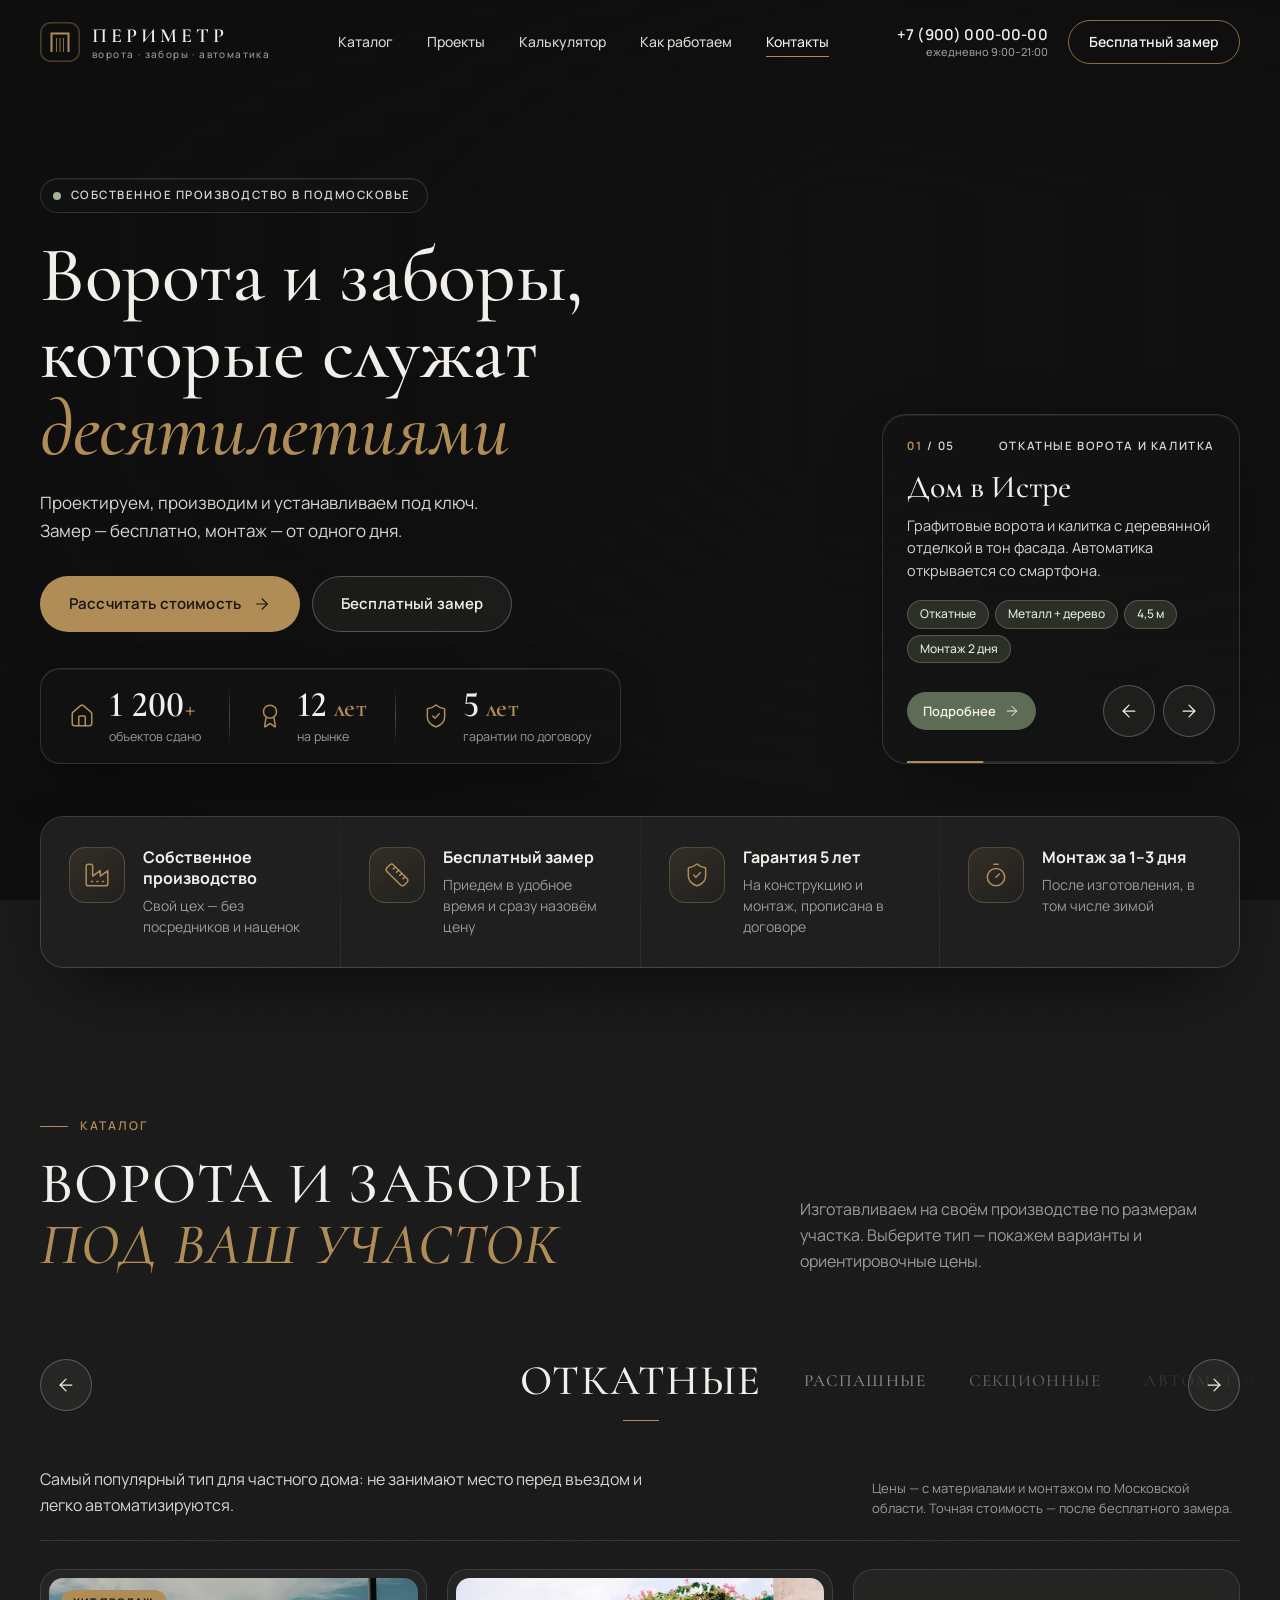
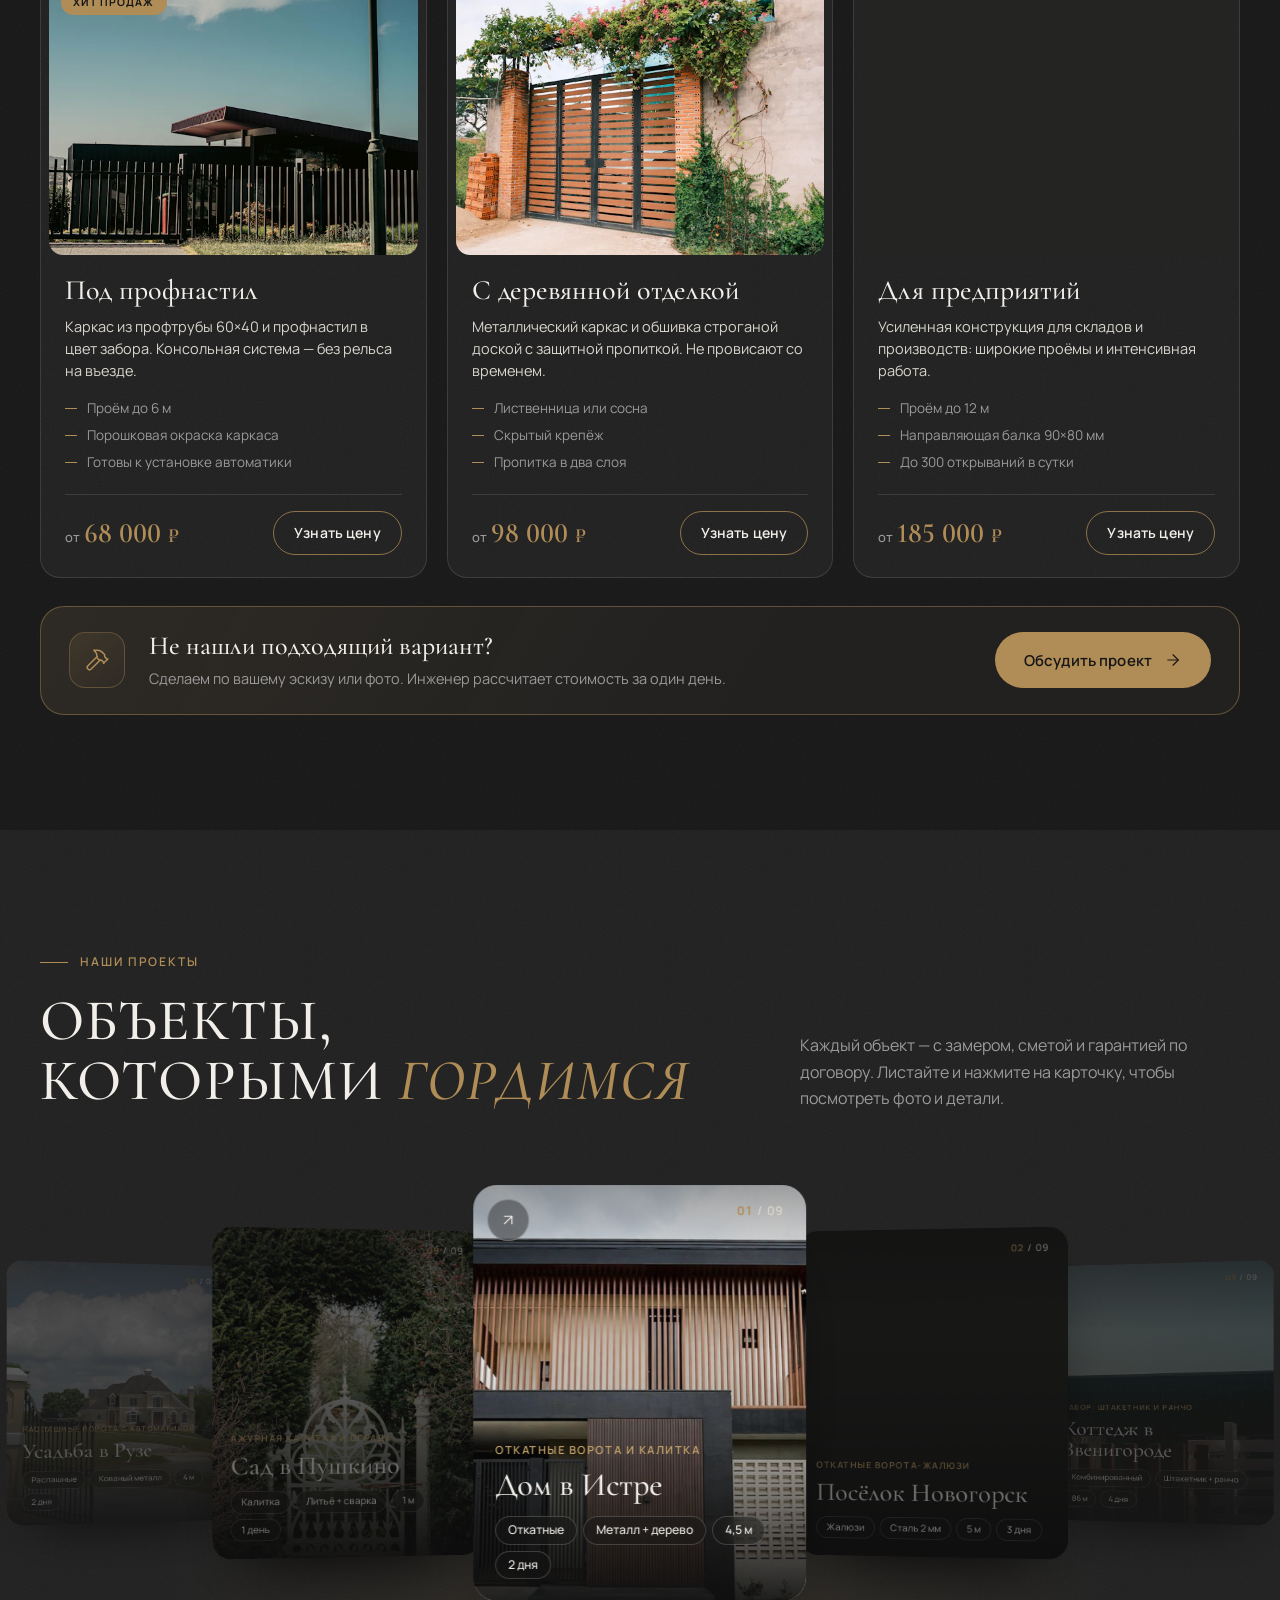
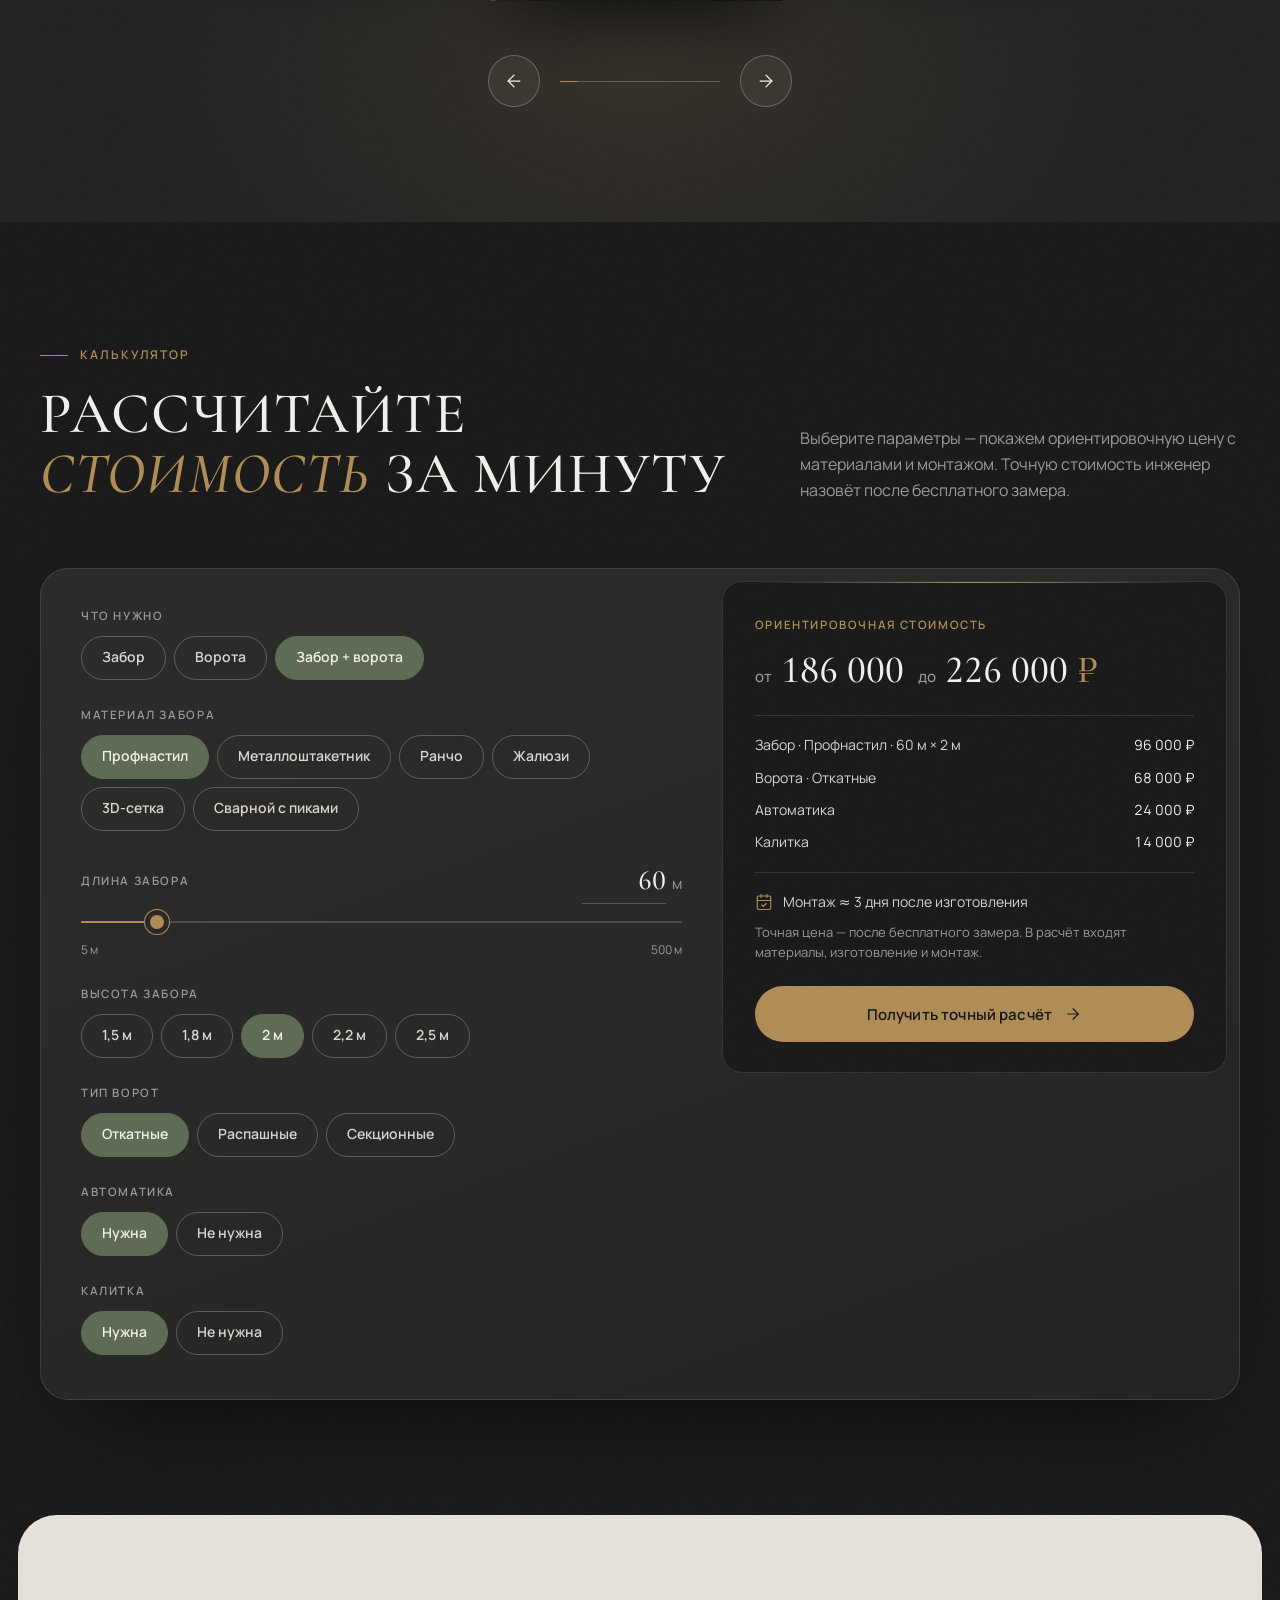
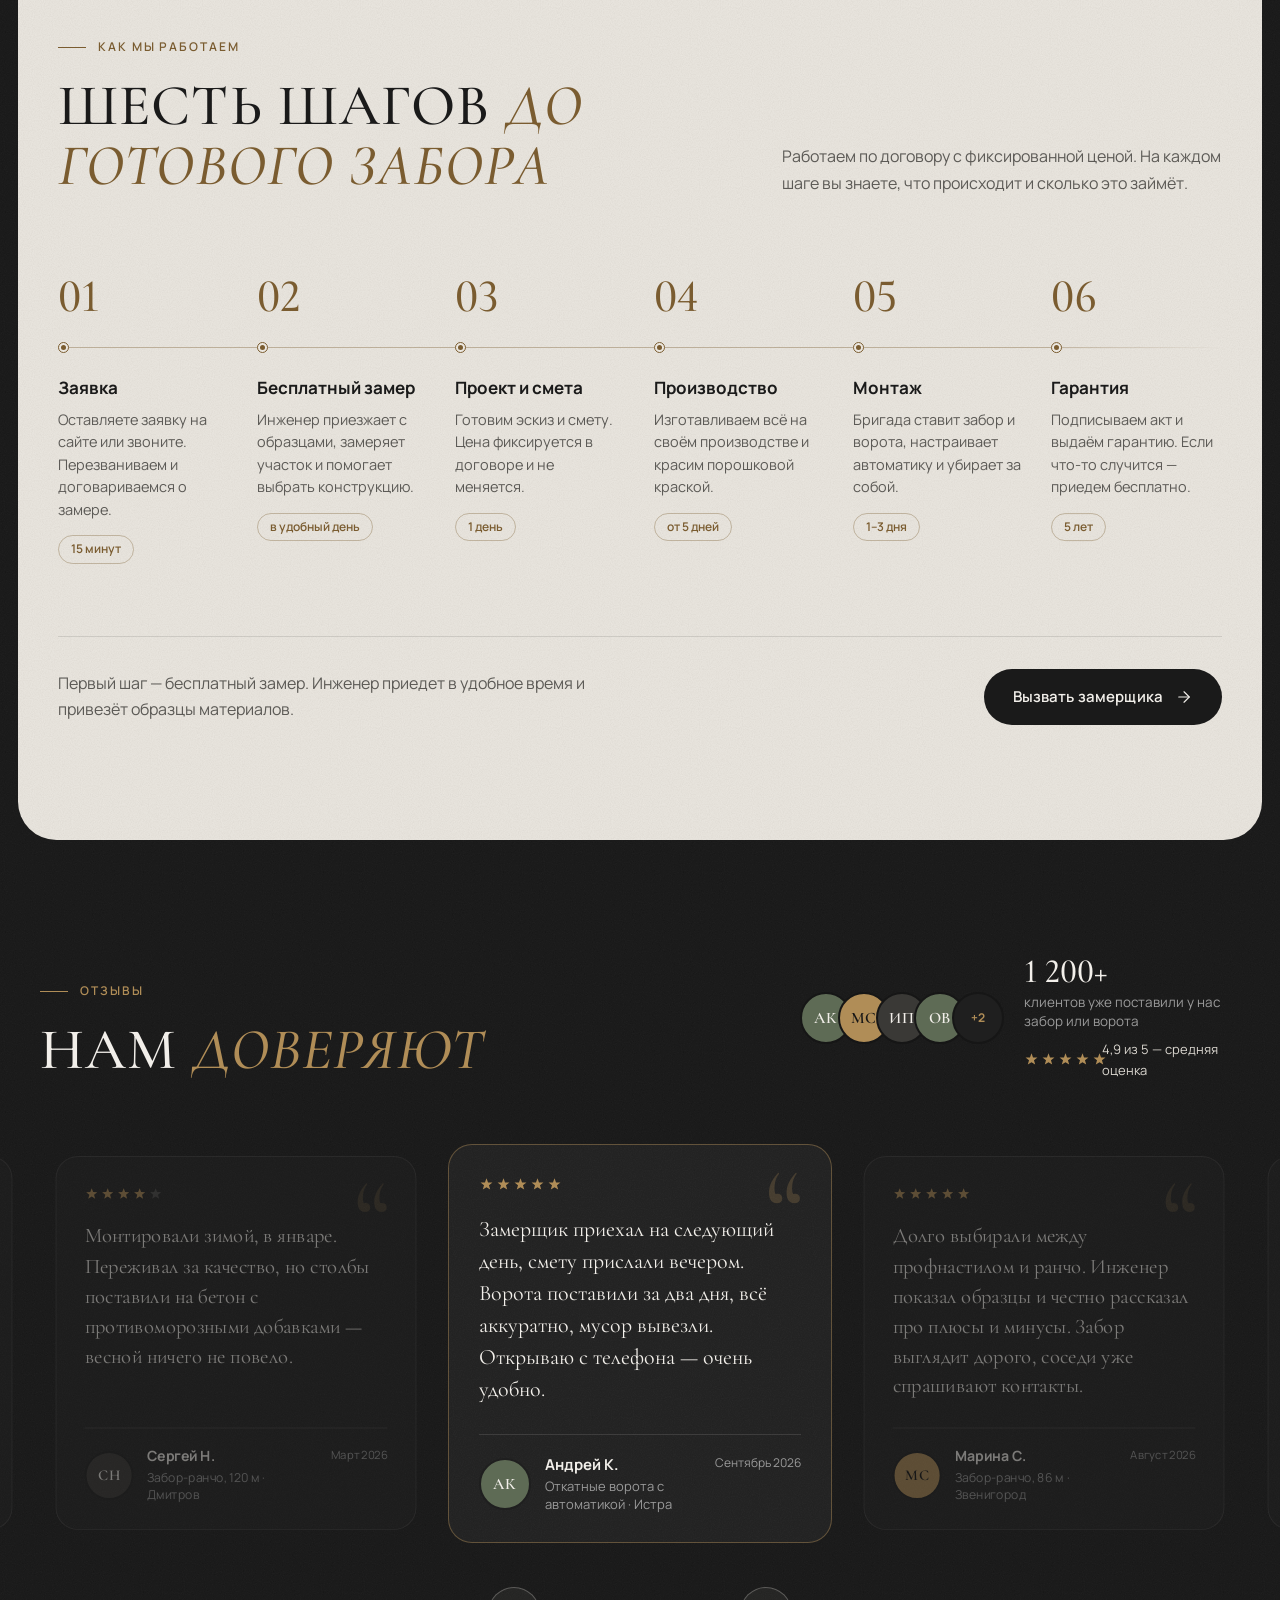
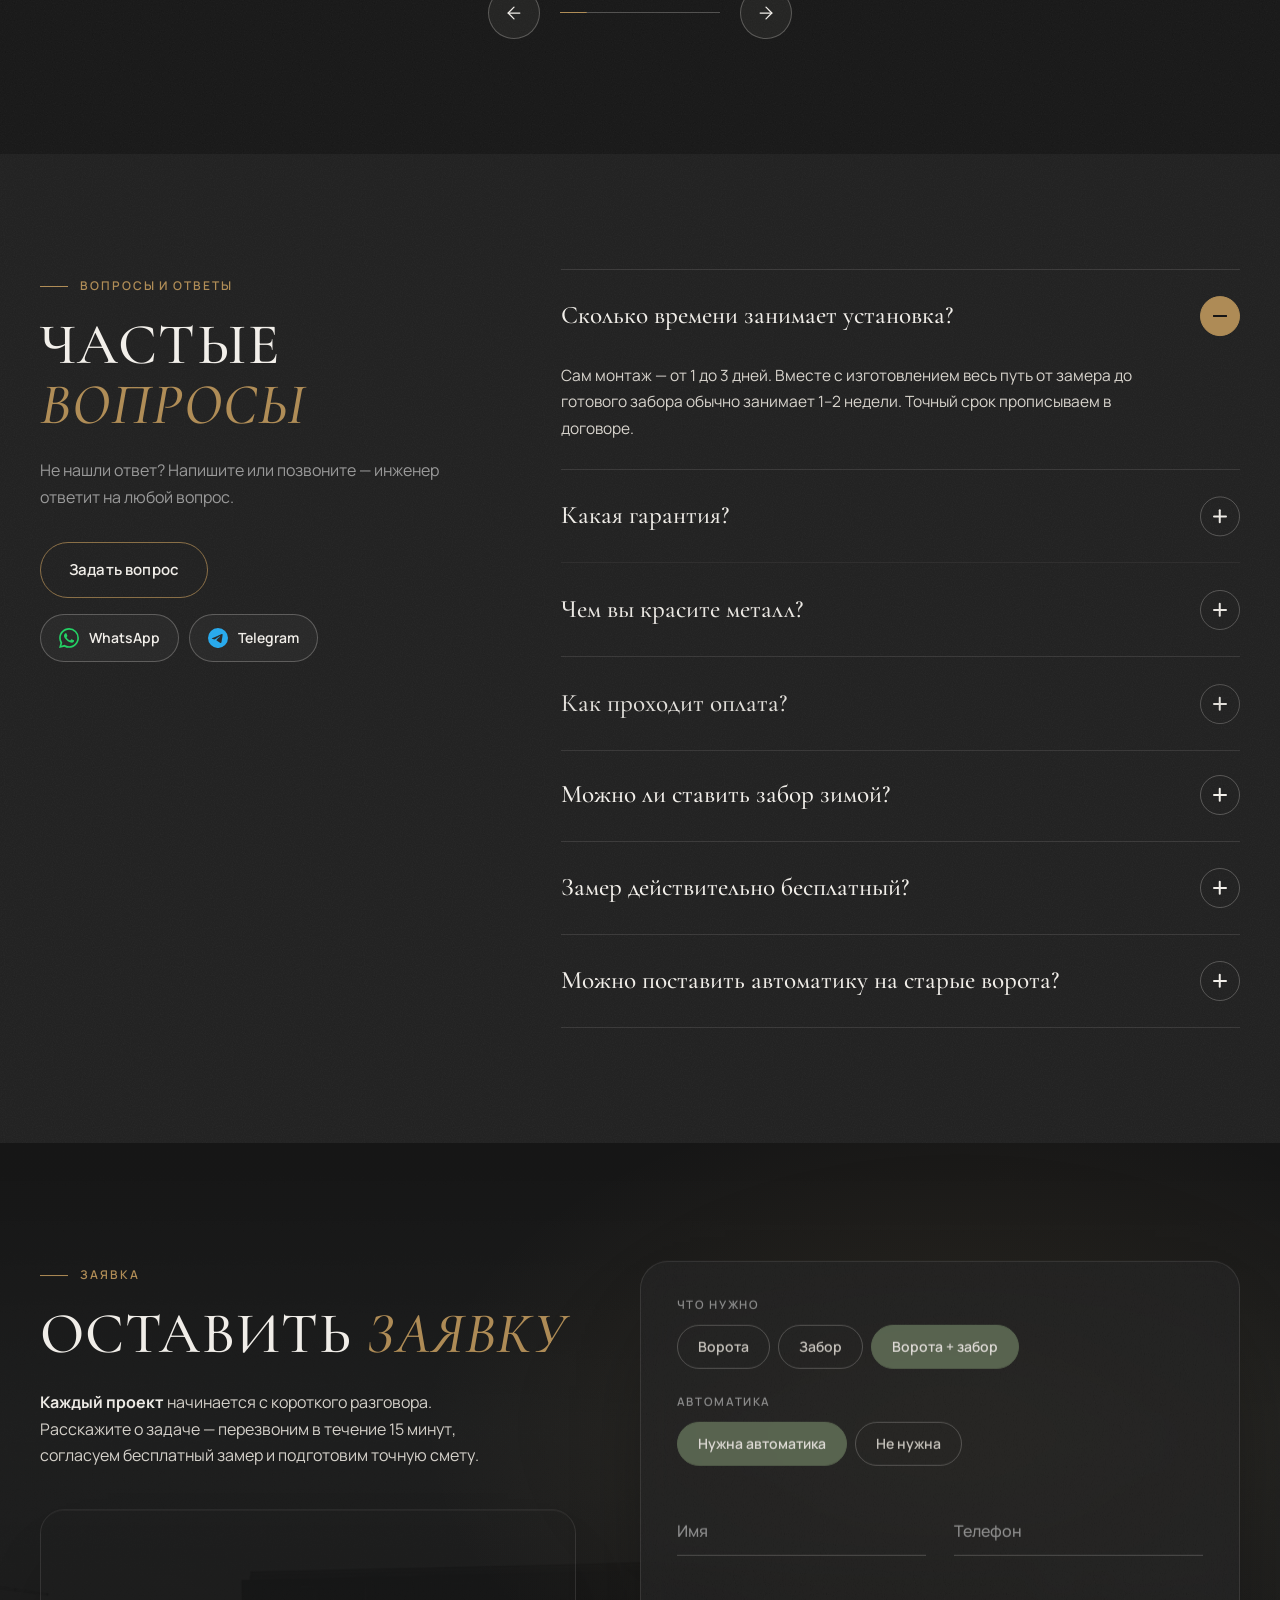
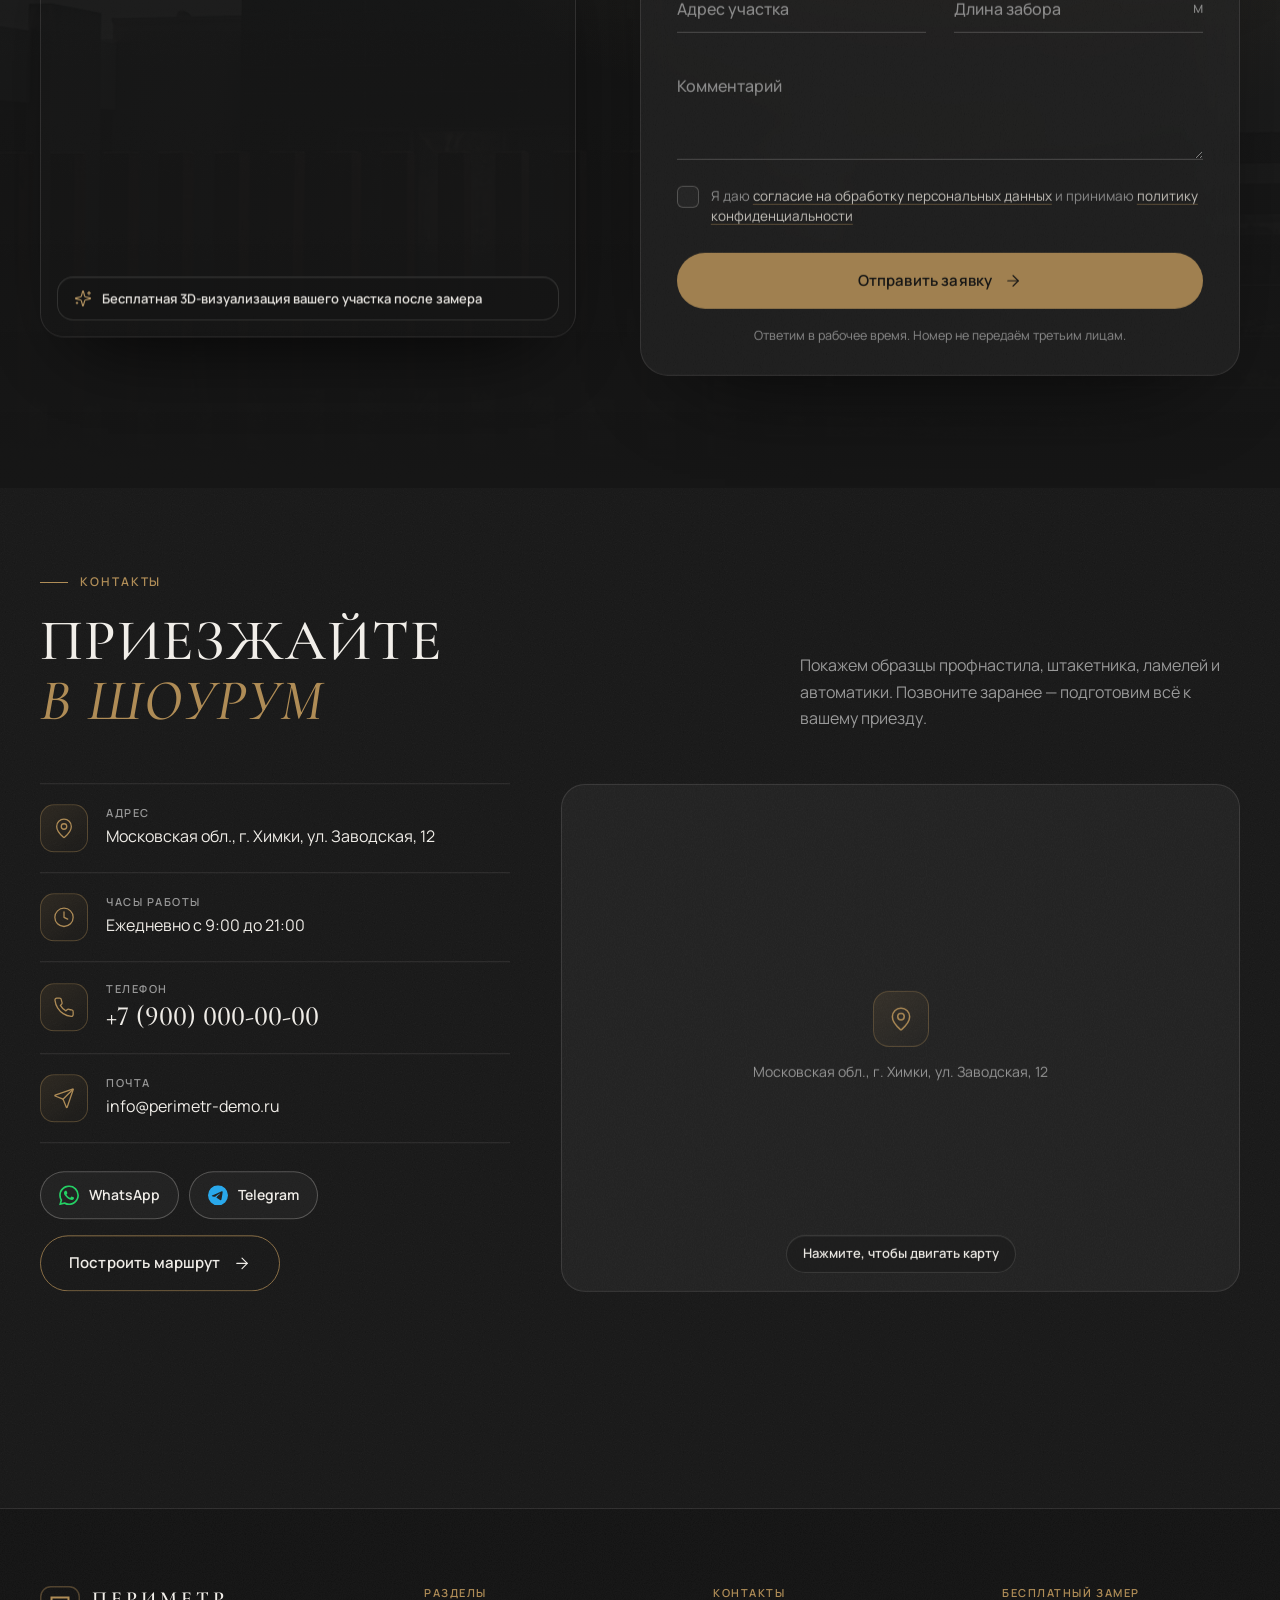
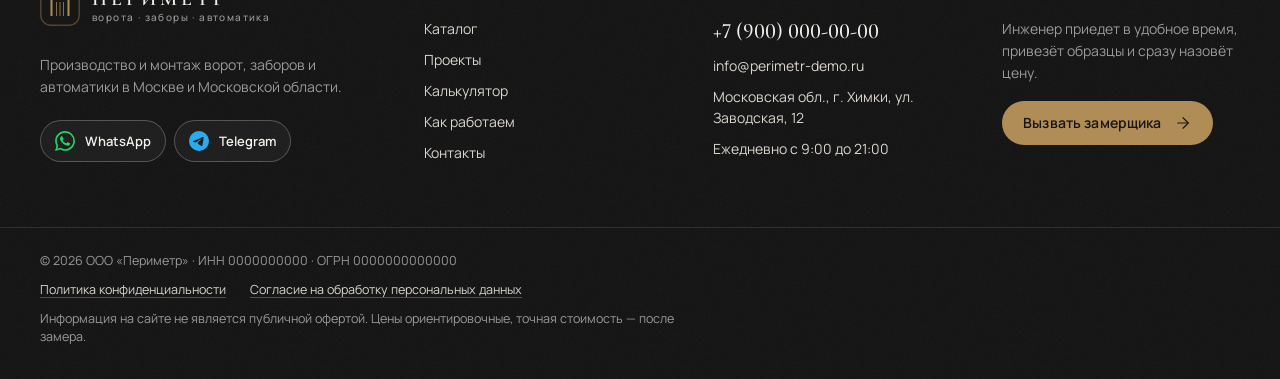
<file: index.html>
<!doctype html>
<html lang="ru">
<head>
  <meta charset="utf-8">
  <meta name="viewport" content="width=device-width, initial-scale=1, viewport-fit=cover">
  <!-- ═══════════════ SEO и превью ссылки в мессенджерах ═══════════════
       Эти строки поисковики и мессенджеры читают ДО запуска скриптов,
       поэтому их нельзя вынести в config.js. Для нового клиента поменяйте текст здесь.
       Адрес сайта стоит в трёх строках: canonical, og:url и og:image.
       При переезде на свой домен замените в них https://abuzacariya1-cloud.github.io/perimetr/ на новый адрес. -->
  <title>ПЕРИМЕТР — ворота и заборы под ключ с гарантией 5 лет</title>
  <meta name="description" content="Производство и монтаж откатных, распашных и секционных ворот, заборов из профнастила, штакетника и ранчо. Бесплатный замер, гарантия 5 лет, монтаж за 1–3 дня.">
  <link rel="canonical" href="https://abuzacariya1-cloud.github.io/perimetr/">
  <meta property="og:type" content="website">
  <meta property="og:locale" content="ru_RU">
  <meta property="og:site_name" content="ПЕРИМЕТР">
  <meta property="og:title" content="Ворота и заборы, которые служат десятилетиями">
  <meta property="og:description" content="Собственное производство и монтаж под ключ. Бесплатный замер, гарантия 5 лет, монтаж за 1–3 дня.">
  <meta property="og:url" content="https://abuzacariya1-cloud.github.io/perimetr/">
  <meta property="og:image" content="https://abuzacariya1-cloud.github.io/perimetr/assets/og/og-image.jpg">
  <meta property="og:image:width" content="1200">
  <meta property="og:image:height" content="630">
  <meta property="og:image:alt" content="Современный дом с графитовыми воротами и надписью «Ворота и заборы, которые служат десятилетиями»">
  <meta name="twitter:card" content="summary_large_image">

  <link rel="icon" href="assets/icons/favicon.svg" type="image/svg+xml">
  <link rel="icon" href="assets/icons/favicon-32.png" sizes="32x32" type="image/png">
  <link rel="apple-touch-icon" href="assets/icons/apple-touch-icon.png">
  <link rel="manifest" href="site.webmanifest">
  <meta name="theme-color" content="#161616">
  <meta name="format-detection" content="telephone=no">

  <!-- Первое фото слайдера грузится в первую очередь.
       Если меняете первое фото в config.js — поменяйте пути и здесь. -->
  <link rel="preload" as="image" href="assets/img/hero/hero-1-m.webp" media="(max-width: 767px)" fetchpriority="high">
  <link rel="preload" as="image" imagesrcset="assets/img/hero/hero-1-1280.webp 1280w, assets/img/hero/hero-1-1920.webp 1920w" imagesizes="100vw" media="(min-width: 768px)" fetchpriority="high">
  <link rel="preload" href="assets/fonts/manrope-cyrillic.woff2" as="font" type="font/woff2" crossorigin>
  <link rel="preload" href="assets/fonts/cormorant-cyrillic.woff2" as="font" type="font/woff2" crossorigin>
  <link rel="preload" href="assets/fonts/cormorant-italic-cyrillic.woff2" as="font" type="font/woff2" crossorigin>
  <link rel="stylesheet" href="vendor/swiper-bundle.min.css">
  <link rel="stylesheet" href="css/style.css">

  <script>
    /* Включаем анимации появления, если в системе не выбрано «Уменьшить движение».
       Если скрипты не загрузятся, через 3,5 секунды всё содержимое просто покажется. */
    (function () {
      var html = document.documentElement;
      html.classList.add('js');
      if (!window.matchMedia || !window.matchMedia('(prefers-reduced-motion: reduce)').matches) {
        html.classList.add('js-anim');
        setTimeout(function () { if (!window.__animStarted) html.classList.remove('js-anim'); }, 3500);
      }
    })();
  </script>

  <script src="config.js" defer></script>
  <script src="js/icons.js" defer></script>
  <script src="vendor/swiper-bundle.min.js" defer></script>
  <script src="vendor/gsap.min.js" defer></script>
  <script src="vendor/ScrollTrigger.min.js" defer></script>
  <script src="js/main.js" defer></script>
</head>
<body>
  <noscript><p class="noscript">Чтобы увидеть сайт полностью, включите JavaScript в настройках браузера.</p></noscript>
  <a class="skip-link" href="#main">Перейти к содержимому</a>

  <!-- ============================ ШАПКА ============================ -->
  <header class="header" id="header" data-intro>
    <div class="container header__inner">
      <a class="logo" href="#top" aria-label="На главную">
        <span class="logo__mark" aria-hidden="true">
          <svg viewBox="0 0 40 40" fill="none" stroke="currentColor">
            <rect x=".75" y=".75" width="38.5" height="38.5" rx="10" stroke-opacity=".38" stroke-width="1.5"/>
            <path d="M11.5 30V11.5h17V30" stroke-width="2"/>
            <path d="M16.5 16v14M20 16v14M23.5 16v14" stroke-width="1" stroke-opacity=".75"/>
          </svg>
        </span>
        <span class="logo__text">
          <span class="logo__name" data-text="brand.name"></span>
          <span class="logo__tag" data-text="brand.tagline"></span>
        </span>
      </a>

      <nav class="nav" aria-label="Основное меню">
        <ul class="nav__list" data-render="nav"></ul>
      </nav>

      <div class="header__actions">
        <a class="header__phone" data-phone-link>
          <span class="header__phone-num" data-text="company.phone"></span>
          <span class="header__phone-hours" data-text="company.hoursShort"></span>
        </a>
        <button class="btn btn--outline btn--sm" type="button" data-lead="measure">Бесплатный замер</button>
        <a class="round-btn header__call" data-phone-link aria-label="Позвонить" data-icon="phone"></a>
        <button class="burger" type="button" aria-expanded="false" aria-controls="menu" aria-label="Открыть меню">
          <span></span><span></span>
        </button>
      </div>
    </div>
  </header>

  <!-- ===================== МЕНЮ ДЛЯ ТЕЛЕФОНА ===================== -->
  <div class="menu" id="menu" aria-hidden="true">
    <nav aria-label="Меню">
      <ul class="menu__list" data-render="menu"></ul>
    </nav>
    <div class="menu__footer">
      <div>
        <a class="menu__phone" data-phone-link data-text="company.phone"></a>
        <p class="menu__hours" data-text="company.hours"></p>
      </div>
      <button class="btn btn--primary btn--block" type="button" data-lead="measure">
        Бесплатный замер <span data-icon="arrow-right"></span>
      </button>
      <div class="menu__messengers" data-render="messengers"></div>
    </div>
  </div>

  <main id="main">
    <!-- ======================== ПЕРВЫЙ ЭКРАН ======================== -->
    <section class="hero" id="top" aria-label="Первый экран">
      <div class="hero__media" data-intro>
        <div class="swiper hero__slider">
          <div class="swiper-wrapper" data-render="heroSlides"></div>
        </div>
      </div>
      <div class="hero__shade" aria-hidden="true"></div>

      <div class="container hero__inner">
        <div class="hero__content">
          <p class="eyebrow-pill glass" data-intro>
            <span class="eyebrow-pill__dot" aria-hidden="true"></span>
            <span data-text="hero.eyebrow"></span>
          </p>
          <h1 class="hero__title" data-render="heroTitle"></h1>
          <p class="hero__lead" data-text="hero.subtitle" data-intro></p>
          <div class="hero__buttons">
            <a class="btn btn--primary" href="#calculator" data-intro>
              <span data-text="hero.primaryButton"></span>
              <span data-icon="arrow-right"></span>
            </a>
            <button class="btn btn--ghost" type="button" data-lead="measure" data-intro>
              <span data-text="hero.secondaryButton"></span>
            </button>
          </div>
          <ul class="stats glass" data-render="heroStats" data-intro></ul>
        </div>

        <aside class="pcard glass" aria-label="Наши работы" data-intro>
          <div class="pcard__body" aria-live="polite">
            <div class="pcard__top">
              <span class="pcard__count"><b data-card="index">01</b> / <span data-card="total">05</span></span>
              <span class="pcard__type" data-card="type"></span>
            </div>
            <h2 class="pcard__title" data-card="title"></h2>
            <p class="pcard__text" data-card="text"></p>
            <ul class="tags" data-card="tags"></ul>
          </div>
          <div class="pcard__bottom">
            <a class="chip-btn pcard__more" href="#projects">Подробнее <span data-icon="arrow-right"></span></a>
            <div class="pcard__nav">
              <button class="round-btn hero-prev" type="button" aria-label="Предыдущий проект" data-icon="arrow-left"></button>
              <button class="round-btn hero-next" type="button" aria-label="Следующий проект" data-icon="arrow-right"></button>
            </div>
          </div>
          <div class="pcard__progress" aria-hidden="true"><span></span></div>
        </aside>
      </div>
    </section>

    <!-- ===================== ПОЛОСА ПРЕИМУЩЕСТВ ===================== -->
    <section class="advantages" aria-label="Почему выбирают нас">
      <div class="container">
        <ul class="adv" data-render="advantages"></ul>
      </div>
    </section>

    <!-- =========================== КАТАЛОГ =========================== -->
    <section class="section catalog" id="catalog" aria-labelledby="catalog-title">
      <div class="container">
        <div class="section__head">
          <div>
            <p class="eyebrow" data-text="catalog.eyebrow" data-reveal></p>
            <h2 class="title-xl" id="catalog-title" data-accent="catalog.title" data-reveal></h2>
          </div>
          <p class="section__lead" data-text="catalog.lead" data-reveal></p>
        </div>
      </div>

      <div class="ribbon" data-reveal>
        <button class="round-btn ribbon__arrow ribbon__arrow--prev" type="button" aria-label="Предыдущая категория" data-icon="arrow-left"></button>
        <div class="ribbon__track" role="tablist" aria-label="Категории каталога" data-render="catalogTabs"></div>
        <button class="round-btn ribbon__arrow ribbon__arrow--next" type="button" aria-label="Следующая категория" data-icon="arrow-right"></button>
      </div>

      <div class="container">
        <div class="catalog__panel" id="catalog-panel" role="tabpanel">
          <div class="catalog__bar" data-reveal>
            <p class="catalog__intro" data-catalog="intro"></p>
            <p class="catalog__note" data-text="catalog.note"></p>
          </div>
          <div class="catalog__cards" data-catalog="cards" data-reveal></div>
        </div>

        <div class="custom-cta" data-reveal>
          <span class="icon-box" data-icon="hammer"></span>
          <div class="custom-cta__body">
            <h3 class="custom-cta__title" data-text="catalog.custom.title"></h3>
            <p class="custom-cta__text" data-text="catalog.custom.text"></p>
          </div>
          <button class="btn btn--primary" type="button" data-lead="custom">
            <span data-text="catalog.custom.button"></span>
            <span data-icon="arrow-right"></span>
          </button>
        </div>
      </div>
    </section>

    <!-- ========================= НАШИ ПРОЕКТЫ ========================= -->
    <section class="section projects" id="projects" aria-labelledby="projects-title">
      <div class="container">
        <div class="section__head">
          <div>
            <p class="eyebrow" data-text="projects.eyebrow" data-reveal></p>
            <h2 class="title-xl" id="projects-title" data-accent="projects.title" data-reveal></h2>
          </div>
          <p class="section__lead" data-text="projects.lead" data-reveal></p>
        </div>
      </div>

      <div class="projects__stage" data-reveal>
        <div class="swiper projects__slider" aria-label="Карусель проектов">
          <div class="swiper-wrapper" data-render="projects"></div>
        </div>
      </div>

      <div class="container projects__controls" data-reveal>
        <button class="round-btn projects-prev" type="button" aria-label="Предыдущий проект" data-icon="arrow-left"></button>
        <div class="projects__progress" aria-hidden="true"><span></span></div>
        <button class="round-btn projects-next" type="button" aria-label="Следующий проект" data-icon="arrow-right"></button>
      </div>
    </section>

    <!-- ========================== КАЛЬКУЛЯТОР ========================== -->
    <section class="section calc-section" id="calculator" aria-labelledby="calc-title">
      <div class="container">
        <div class="section__head">
          <div>
            <p class="eyebrow" data-text="calculator.eyebrow" data-reveal></p>
            <h2 class="title-xl" id="calc-title" data-accent="calculator.title" data-reveal></h2>
          </div>
          <p class="section__lead" data-text="calculator.lead" data-reveal></p>
        </div>

        <form class="calc" id="calc-form" novalidate>
          <div class="calc__controls">
            <div class="calc__sticky" aria-hidden="true">
              <span>Ориентировочно</span>
              <b data-calc="sticky"></b>
            </div>

            <fieldset class="calc__group">
              <legend class="calc__label">Что нужно</legend>
              <div class="pills">
                <label class="pill"><input type="radio" name="kind" value="fence"><span>Забор</span></label>
                <label class="pill"><input type="radio" name="kind" value="gates"><span>Ворота</span></label>
                <label class="pill"><input type="radio" name="kind" value="both" checked><span>Забор + ворота</span></label>
              </div>
            </fieldset>

            <fieldset class="calc__group" data-show="fence">
              <legend class="calc__label">Материал забора</legend>
              <div class="pills" data-render="calcMaterials"></div>
            </fieldset>

            <div class="calc__group" data-show="fence">
              <div class="calc__row">
                <label class="calc__label" for="calc-length">Длина забора</label>
                <span class="calc__number">
                  <input id="calc-length-num" type="number" inputmode="numeric" aria-label="Длина забора в метрах">
                  <span aria-hidden="true">м</span>
                </span>
              </div>
              <input class="range" id="calc-length" name="length" type="range">
              <div class="calc__scale" aria-hidden="true"><span data-calc="min-length"></span><span data-calc="max-length"></span></div>
            </div>

            <fieldset class="calc__group" data-show="fence">
              <legend class="calc__label">Высота забора</legend>
              <div class="pills" data-render="calcHeights"></div>
            </fieldset>

            <fieldset class="calc__group" data-show="gates">
              <legend class="calc__label">Тип ворот</legend>
              <div class="pills" data-render="calcGates"></div>
            </fieldset>

            <fieldset class="calc__group" data-show="gates">
              <legend class="calc__label">Автоматика</legend>
              <div class="pills">
                <label class="pill"><input type="radio" name="automation" value="yes" checked><span>Нужна</span></label>
                <label class="pill"><input type="radio" name="automation" value="no"><span>Не нужна</span></label>
              </div>
            </fieldset>

            <fieldset class="calc__group">
              <legend class="calc__label">Калитка</legend>
              <div class="pills">
                <label class="pill"><input type="radio" name="wicket" value="yes" checked><span>Нужна</span></label>
                <label class="pill"><input type="radio" name="wicket" value="no"><span>Не нужна</span></label>
              </div>
            </fieldset>
          </div>

          <aside class="calc__result" aria-live="polite">
            <p class="calc__result-label">Ориентировочная стоимость</p>
            <p class="calc__total">
              <span class="calc__total-part"><span class="calc__word">от</span> <b data-calc="min">0</b></span>
              <span class="calc__total-part"><span class="calc__word">до</span> <b data-calc="max">0</b> <span class="calc__cur">₽</span></span>
            </p>
            <ul class="calc__lines" data-calc="lines"></ul>
            <p class="calc__days"><span data-icon="calendar-check"></span><span data-calc="days"></span></p>
            <p class="calc__note" data-text="calculator.note"></p>
            <button class="btn btn--primary btn--block" type="submit">
              <span data-text="calculator.button"></span>
              <span data-icon="arrow-right"></span>
            </button>
          </aside>
        </form>
      </div>
    </section>

    <!-- ===================== КАК МЫ РАБОТАЕМ (светлый) ===================== -->
    <section class="section section--light process" id="process" aria-labelledby="process-title">
      <div class="container">
        <div class="section__head">
          <div>
            <p class="eyebrow" data-text="process.eyebrow" data-reveal></p>
            <h2 class="title-xl" id="process-title" data-accent="process.title" data-reveal></h2>
          </div>
          <p class="section__lead" data-text="process.lead" data-reveal></p>
        </div>

        <ol class="steps" data-render="steps"></ol>

        <div class="process__cta" data-reveal>
          <p class="process__cta-text" data-text="process.ctaText"></p>
          <button class="btn btn--dark" type="button" data-lead="measure">
            <span data-text="process.ctaButton"></span>
            <span data-icon="arrow-right"></span>
          </button>
        </div>
      </div>
    </section>

    <!-- ============================ ОТЗЫВЫ ============================ -->
    <section class="section reviews" id="reviews" aria-labelledby="reviews-title">
      <div class="container">
        <div class="section__head">
          <div>
            <p class="eyebrow" data-text="reviews.eyebrow" data-reveal></p>
            <h2 class="title-xl" id="reviews-title" data-accent="reviews.title" data-reveal></h2>
          </div>
          <div class="proof" data-reveal>
            <div class="proof__avatars" data-render="proofAvatars" aria-hidden="true"></div>
            <div class="proof__body">
              <p class="proof__count" data-text="reviews.proof.count"></p>
              <p class="proof__label" data-text="reviews.proof.label"></p>
              <p class="proof__rating"><span class="stars" data-render="proofStars" aria-hidden="true"></span><span data-text="reviews.proof.rating"></span></p>
            </div>
          </div>
        </div>
      </div>

      <div class="reviews__stage" data-reveal>
        <div class="swiper reviews__slider" aria-label="Отзывы клиентов">
          <div class="swiper-wrapper" data-render="reviews"></div>
        </div>
      </div>

      <div class="container projects__controls" data-reveal>
        <button class="round-btn reviews-prev" type="button" aria-label="Предыдущий отзыв" data-icon="arrow-left"></button>
        <div class="projects__progress reviews__progress" aria-hidden="true"><span></span></div>
        <button class="round-btn reviews-next" type="button" aria-label="Следующий отзыв" data-icon="arrow-right"></button>
      </div>
    </section>

    <!-- ======================= ВОПРОСЫ И ОТВЕТЫ ======================= -->
    <section class="section faq" id="faq" aria-labelledby="faq-title">
      <div class="container faq__grid">
        <div class="faq__aside">
          <p class="eyebrow" data-text="faq.eyebrow" data-reveal></p>
          <h2 class="title-xl" id="faq-title" data-accent="faq.title" data-reveal></h2>
          <p class="section__lead faq__lead" data-text="faq.lead" data-reveal></p>
          <div class="faq__ask" data-reveal>
            <button class="btn btn--outline" type="button" data-lead="question"><span data-text="faq.askButton"></span></button>
            <div class="faq__messengers" data-render="messengers"></div>
          </div>
        </div>
        <div class="faq__list" data-render="faq"></div>
      </div>
    </section>

    <!-- ======================== ОСТАВИТЬ ЗАЯВКУ ======================== -->
    <section class="section request" id="request" aria-labelledby="request-title">
      <div class="request__bg" aria-hidden="true">
        <img src="assets/img/hero/hero-3-1280.webp" alt="" loading="lazy" decoding="async">
      </div>
      <div class="container request__grid">
        <div class="request__intro">
          <p class="eyebrow" data-text="request.eyebrow" data-reveal></p>
          <h2 class="title-xl" id="request-title" data-accent="request.title" data-reveal></h2>
          <p class="request__lead" data-reveal><b data-text="request.leadStrong"></b> <span data-text="request.lead"></span></p>
          <figure class="request__visual" data-reveal>
            <img data-request="visual" alt="Пример визуализации забора и ворот" width="900" height="675" loading="lazy" decoding="async">
            <figcaption class="request__caption glass"><span data-icon="sparkles"></span><span data-text="request.visualCaption"></span></figcaption>
          </figure>
        </div>

        <div class="request__panel" data-reveal>
          <div data-request-state="form">
            <form class="form" id="request-form" novalidate>
              <div class="hp-field" aria-hidden="true">
                <label for="req-website">Не заполняйте это поле</label>
                <input id="req-website" type="text" name="website" tabindex="-1" autocomplete="off">
              </div>

              <fieldset class="request__group">
                <legend class="calc__label">Что нужно</legend>
                <div class="pills" data-render="requestType"></div>
              </fieldset>
              <fieldset class="request__group">
                <legend class="calc__label">Автоматика</legend>
                <div class="pills" data-render="requestAutomation"></div>
              </fieldset>

              <p class="request__notice" id="request-notice" hidden></p>

              <div class="form-grid">
                <div class="field" data-field="name">
                  <div class="field__control">
                    <input class="field__input" id="req-name" name="name" type="text" autocomplete="name" placeholder="Как к вам обращаться" maxlength="60" aria-describedby="req-name-error">
                    <label class="field__label" for="req-name">Имя</label>
                    <span class="field__line" aria-hidden="true"></span>
                    <span class="field__ok" aria-hidden="true" data-icon="check"></span>
                  </div>
                  <span class="field__error" id="req-name-error" aria-live="polite"></span>
                </div>

                <div class="field" data-field="phone">
                  <div class="field__control">
                    <input class="field__input" id="req-phone" name="phone" type="tel" inputmode="tel" autocomplete="tel" placeholder="+7 (___) ___-__-__" maxlength="18" aria-describedby="req-phone-error">
                    <label class="field__label" for="req-phone">Телефон</label>
                    <span class="field__line" aria-hidden="true"></span>
                    <span class="field__ok" aria-hidden="true" data-icon="check"></span>
                  </div>
                  <span class="field__error" id="req-phone-error" aria-live="polite"></span>
                </div>

                <div class="field">
                  <div class="field__control">
                    <input class="field__input" id="req-address" name="address" type="text" autocomplete="street-address" placeholder="Город, посёлок или улица" maxlength="160">
                    <label class="field__label" for="req-address">Адрес участка</label>
                    <span class="field__line" aria-hidden="true"></span>
                  </div>
                </div>

                <div class="field">
                  <div class="field__control">
                    <input class="field__input field__input--suffix" id="req-length" name="length" type="number" inputmode="numeric" min="1" max="5000" placeholder="Например, 60">
                    <label class="field__label" for="req-length">Длина забора</label>
                    <span class="field__suffix" aria-hidden="true">м</span>
                    <span class="field__line" aria-hidden="true"></span>
                  </div>
                </div>

                <div class="field field--full">
                  <div class="field__control">
                    <textarea class="field__input field__textarea" id="req-comment" name="comment" rows="3" maxlength="1500" placeholder="Высота, цвет, сроки — всё, что важно"></textarea>
                    <label class="field__label" for="req-comment">Комментарий</label>
                    <span class="field__line" aria-hidden="true"></span>
                  </div>
                </div>
              </div>

              <label class="check" data-field="consent">
                <input class="check__input" id="req-consent" name="consent" type="checkbox" aria-describedby="req-consent-error">
                <span class="check__box" aria-hidden="true" data-icon="check"></span>
                <span>Я даю <a data-consent-link target="_blank" rel="noopener">согласие на обработку персональных данных</a> и принимаю <a data-privacy-link target="_blank" rel="noopener">политику конфиденциальности</a></span>
              </label>
              <span class="field__error check-error" id="req-consent-error" aria-live="polite"></span>

              <button class="btn btn--primary btn--block form__submit" type="submit">
                <span data-text="request.button"></span>
                <span data-icon="arrow-right"></span>
              </button>
              <p class="form__note" data-text="request.note"></p>
            </form>
          </div>

          <div class="modal__state request__state" data-request-state="success" hidden tabindex="-1">
            <div class="modal__state-icon" data-icon="check"></div>
            <h3 class="modal__title" data-text="form.successTitle"></h3>
            <p class="modal__text" data-text="form.successText"></p>
            <button class="btn btn--ghost" type="button" data-request-again>Отправить ещё одну заявку</button>
          </div>

          <div class="modal__state modal__state--error request__state" data-request-state="error" hidden tabindex="-1">
            <div class="modal__state-icon" data-icon="x"></div>
            <h3 class="modal__title" data-text="form.errorTitle"></h3>
            <p class="modal__text" data-text="form.errorText"></p>
            <div class="modal__state-messengers" data-render="messengers"></div>
            <a class="modal__state-phone" data-phone-link data-text="company.phone"></a>
            <div><button class="btn btn--ghost" type="button" data-request-retry>Попробовать ещё раз</button></div>
          </div>
        </div>
      </div>
    </section>

    <!-- =========================== КОНТАКТЫ =========================== -->
    <section class="section contacts" id="contacts" aria-labelledby="contacts-title">
      <div class="container">
        <div class="section__head">
          <div>
            <p class="eyebrow" data-text="contacts.eyebrow" data-reveal></p>
            <h2 class="title-xl" id="contacts-title" data-accent="contacts.title" data-reveal></h2>
          </div>
          <p class="section__lead" data-text="contacts.lead" data-reveal></p>
        </div>

        <div class="contacts__grid">
          <div class="contacts__info" data-reveal>
            <ul class="contacts__list">
              <li class="contact">
                <span class="icon-box" data-icon="map-pin"></span>
                <div><p class="contact__label">Адрес</p><p class="contact__value" data-text="company.address"></p></div>
              </li>
              <li class="contact">
                <span class="icon-box" data-icon="clock"></span>
                <div><p class="contact__label">Часы работы</p><p class="contact__value" data-text="company.hours"></p></div>
              </li>
              <li class="contact">
                <span class="icon-box" data-icon="phone"></span>
                <div><p class="contact__label">Телефон</p><a class="contact__value contact__value--big" data-phone-link data-text="company.phone"></a></div>
              </li>
              <li class="contact">
                <span class="icon-box" data-icon="send"></span>
                <div><p class="contact__label">Почта</p><a class="contact__value" data-email-link data-text="company.email"></a></div>
              </li>
            </ul>
            <div class="contacts__actions">
              <div class="contacts__messengers" data-render="messengers"></div>
              <a class="btn btn--outline" data-route-link target="_blank" rel="noopener">
                <span data-text="contacts.routeButton"></span>
                <span data-icon="arrow-right"></span>
              </a>
            </div>
          </div>

          <div class="map" data-reveal>
            <div class="map__fallback" aria-hidden="true">
              <span class="icon-box" data-icon="map-pin"></span>
              <p data-text="company.address"></p>
            </div>
            <iframe data-map title="Карта: как нас найти" loading="lazy" referrerpolicy="no-referrer-when-downgrade" allowfullscreen></iframe>
            <button class="map__shield" type="button" data-map-shield>
              <span class="map__hint glass">Нажмите, чтобы двигать карту</span>
            </button>
          </div>
        </div>
      </div>
    </section>
  </main>

  <!-- ============================= ФУТЕР ============================= -->
  <footer class="footer">
    <div class="container footer__top">
      <div class="footer__brand">
        <a class="logo" href="#top" aria-label="Наверх">
          <span class="logo__mark" aria-hidden="true">
            <svg viewBox="0 0 40 40" fill="none" stroke="currentColor">
              <rect x=".75" y=".75" width="38.5" height="38.5" rx="10" stroke-opacity=".38" stroke-width="1.5"/>
              <path d="M11.5 30V11.5h17V30" stroke-width="2"/>
              <path d="M16.5 16v14M20 16v14M23.5 16v14" stroke-width="1" stroke-opacity=".75"/>
            </svg>
          </span>
          <span class="logo__text">
            <span class="logo__name" data-text="brand.name"></span>
            <span class="logo__tag" data-text="brand.tagline"></span>
          </span>
        </a>
        <p class="footer__about" data-text="footer.about"></p>
        <div class="footer__messengers" data-render="messengers"></div>
      </div>

      <nav class="footer__col" aria-label="Разделы сайта">
        <p class="footer__title">Разделы</p>
        <ul class="footer__links" data-render="footerNav"></ul>
      </nav>

      <div class="footer__col">
        <p class="footer__title">Контакты</p>
        <ul class="footer__links">
          <li><a class="footer__phone" data-phone-link data-text="company.phone"></a></li>
          <li><a data-email-link data-text="company.email"></a></li>
          <li data-text="company.address"></li>
          <li data-text="company.hours"></li>
        </ul>
      </div>

      <div class="footer__col">
        <p class="footer__title">Бесплатный замер</p>
        <p class="footer__text">Инженер приедет в удобное время, привезёт образцы и сразу назовёт цену.</p>
        <button class="btn btn--primary btn--sm" type="button" data-lead="measure">
          Вызвать замерщика <span data-icon="arrow-right"></span>
        </button>
      </div>
    </div>

    <div class="container footer__bottom">
      <p>© <span data-year></span> <span data-text="company.legalName"></span> · ИНН <span data-text="company.inn"></span> · ОГРН <span data-text="company.ogrn"></span></p>
      <p class="footer__legal">
        <a data-privacy-link>Политика конфиденциальности</a>
        <a data-consent-link>Согласие на обработку персональных данных</a>
      </p>
      <p class="footer__note" data-text="footer.note"></p>
    </div>
  </footer>

  <!-- ============== ПЛАВАЮЩИЕ КНОПКИ (телефон и планшет) ============== -->
  <div class="float-bar" data-render="floatBar" aria-label="Быстрая связь"></div>

  <!-- ===================== ОКНО С ГАЛЕРЕЕЙ ПРОЕКТА ===================== -->
  <div class="lightbox" id="project-modal" hidden>
    <div class="lightbox__overlay" data-lightbox-close></div>
    <div class="lightbox__dialog" role="dialog" aria-modal="true" aria-labelledby="project-title" tabindex="-1">
      <button class="round-btn lightbox__close" type="button" aria-label="Закрыть" data-lightbox-close data-icon="x"></button>

      <div class="lightbox__gallery">
        <div class="swiper lightbox__slider">
          <div class="swiper-wrapper" data-lightbox="slides"></div>
        </div>
        <button class="round-btn lightbox__arrow lightbox__arrow--prev" type="button" aria-label="Предыдущее фото" data-icon="arrow-left"></button>
        <button class="round-btn lightbox__arrow lightbox__arrow--next" type="button" aria-label="Следующее фото" data-icon="arrow-right"></button>
        <div class="lightbox__bar">
          <div class="lightbox__thumbs" data-lightbox="thumbs"></div>
          <p class="lightbox__count" data-lightbox="count" aria-live="polite"></p>
        </div>
      </div>

      <div class="lightbox__info">
        <p class="eyebrow" data-lightbox="number"></p>
        <h2 class="lightbox__title" id="project-title" data-lightbox="title"></h2>
        <p class="lightbox__work" data-lightbox="work"></p>
        <p class="lightbox__text" data-lightbox="text"></p>
        <dl class="lightbox__specs">
          <div><dt>Тип</dt><dd data-lightbox="type"></dd></div>
          <div><dt>Материал</dt><dd data-lightbox="material"></dd></div>
          <div><dt>Размер</dt><dd data-lightbox="size"></dd></div>
          <div><dt>Монтаж</dt><dd data-lightbox="term"></dd></div>
        </dl>
        <div class="lightbox__cta">
          <button class="btn btn--primary btn--block" type="button" data-lead="project" data-lightbox="cta">
            <span data-text="projects.ctaButton"></span>
            <span data-icon="arrow-right"></span>
          </button>
          <p class="form__note">Бесплатно рассчитаем похожий вариант под ваш участок</p>
        </div>
      </div>
    </div>
  </div>

  <!-- ==================== ОКНО С КОРОТКОЙ ФОРМОЙ ==================== -->
  <div class="modal" id="lead-modal" hidden>
    <div class="modal__overlay" data-modal-close></div>
    <div class="modal__dialog" role="dialog" aria-modal="true" aria-labelledby="lead-title" tabindex="-1">
      <button class="round-btn modal__close" type="button" aria-label="Закрыть" data-modal-close data-icon="x"></button>

      <div data-modal-state="form">
        <p class="eyebrow">Бесплатно и без обязательств</p>
        <h2 class="modal__title" id="lead-title">Бесплатный замер</h2>
        <p class="modal__text" id="lead-text"></p>
        <p class="modal__detail" id="lead-detail" hidden></p>

        <form class="form" id="lead-form" novalidate>
          <input type="hidden" name="source" value="">
          <div class="hp-field" aria-hidden="true">
            <label for="lead-website">Не заполняйте это поле</label>
            <input id="lead-website" type="text" name="website" tabindex="-1" autocomplete="off">
          </div>

          <div class="field" data-field="name">
            <div class="field__control">
              <input class="field__input" id="lead-name" name="name" type="text" autocomplete="name" placeholder="Как к вам обращаться" maxlength="60" aria-describedby="lead-name-error">
              <label class="field__label" for="lead-name">Имя</label>
              <span class="field__line" aria-hidden="true"></span>
              <span class="field__ok" aria-hidden="true" data-icon="check"></span>
            </div>
            <span class="field__error" id="lead-name-error" aria-live="polite"></span>
          </div>

          <div class="field" data-field="phone">
            <div class="field__control">
              <input class="field__input" id="lead-phone" name="phone" type="tel" inputmode="tel" autocomplete="tel" placeholder="+7 (___) ___-__-__" maxlength="18" aria-describedby="lead-phone-error">
              <label class="field__label" for="lead-phone">Телефон</label>
              <span class="field__line" aria-hidden="true"></span>
              <span class="field__ok" aria-hidden="true" data-icon="check"></span>
            </div>
            <span class="field__error" id="lead-phone-error" aria-live="polite"></span>
          </div>

          <label class="check" data-field="consent">
            <input class="check__input" id="lead-consent" name="consent" type="checkbox" aria-describedby="lead-consent-error">
            <span class="check__box" aria-hidden="true" data-icon="check"></span>
            <span>Я даю <a data-consent-link target="_blank" rel="noopener">согласие на обработку персональных данных</a></span>
          </label>
          <span class="field__error check-error" id="lead-consent-error" aria-live="polite"></span>

          <button class="btn btn--primary btn--block form__submit" type="submit">
            Отправить заявку <span data-icon="arrow-right"></span>
          </button>
          <p class="form__note">Перезваниваем <span data-text="company.hoursShort"></span>. Номер не передаём третьим лицам.</p>
        </form>
      </div>

      <div class="modal__state" data-modal-state="success" hidden>
        <div class="modal__state-icon" data-icon="check"></div>
        <h2 class="modal__title" data-text="form.successTitle"></h2>
        <p class="modal__text" data-text="form.successText"></p>
        <div class="modal__state-actions">
          <button class="btn btn--primary btn--block" type="button" data-modal-close>Хорошо</button>
        </div>
      </div>

      <div class="modal__state modal__state--error" data-modal-state="error" hidden>
        <div class="modal__state-icon" data-icon="x"></div>
        <h2 class="modal__title" data-text="form.errorTitle"></h2>
        <p class="modal__text" data-text="form.errorText"></p>
        <div class="modal__state-messengers" data-render="messengers"></div>
        <a class="modal__state-phone" data-phone-link data-text="company.phone"></a>
        <div class="modal__state-actions">
          <button class="btn btn--ghost btn--block" type="button" data-modal-retry>Попробовать ещё раз</button>
        </div>
      </div>
    </div>
  </div>
</body>
</html>
</file>
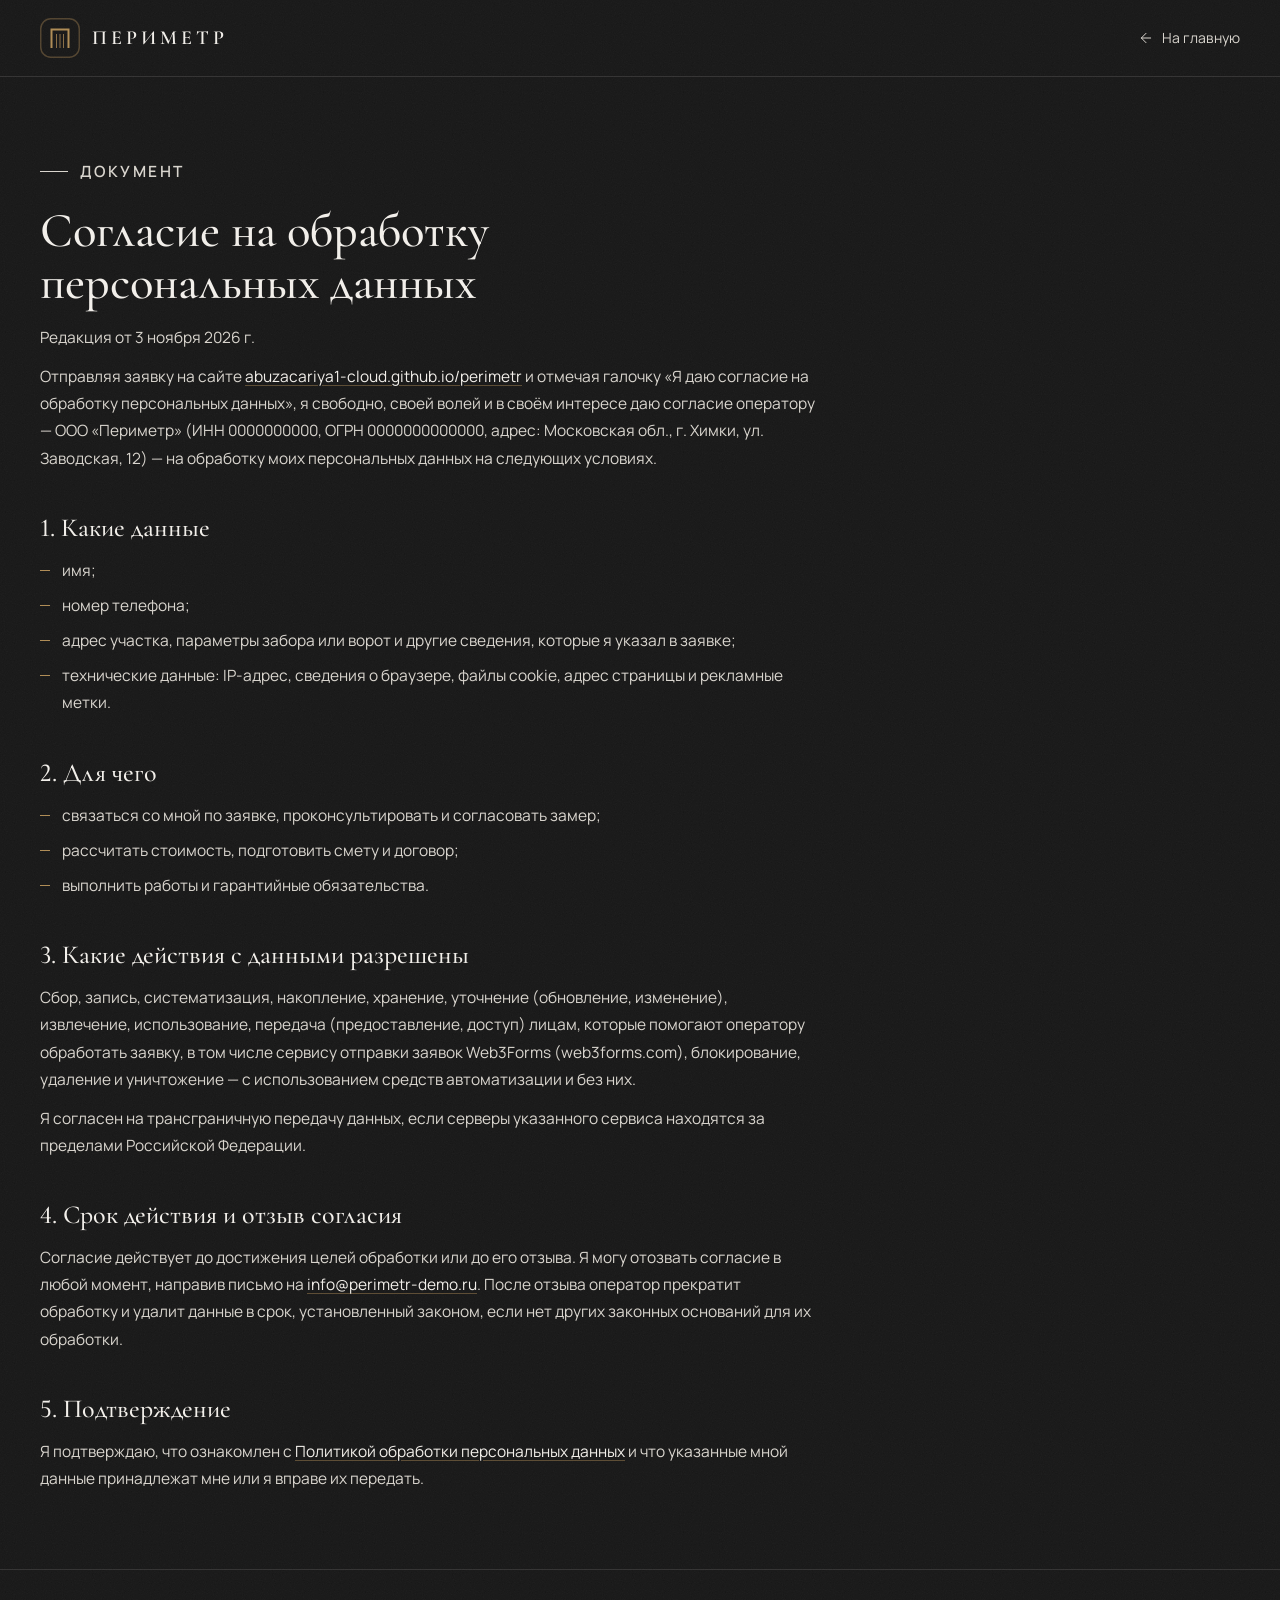
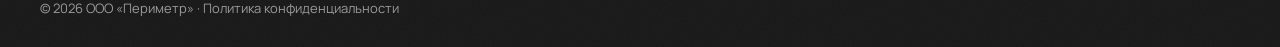
<file: consent.html>
<!doctype html>
<html lang="ru">
<head>
  <meta charset="utf-8">
  <meta name="viewport" content="width=device-width, initial-scale=1, viewport-fit=cover">
  <title>Согласие на обработку персональных данных — {brand}</title>
  <meta name="robots" content="noindex, follow">
  <meta name="theme-color" content="#161616">
  <link rel="icon" href="assets/icons/favicon.svg" type="image/svg+xml">
  <link rel="icon" href="assets/icons/favicon-32.png" sizes="32x32" type="image/png">
  <link rel="apple-touch-icon" href="assets/icons/apple-touch-icon.png">
  <link rel="stylesheet" href="css/style.css">
  <script src="config.js" defer></script>
  <script src="js/icons.js" defer></script>
  <script src="js/legal.js" defer></script>
</head>
<body>
  <!--
    ШАБЛОН ДОКУМЕНТА. Название компании, реквизиты, адрес и почта подставляются из config.js.
    С 1 сентября 2025 года согласие должно оформляться отдельно от других документов —
    поэтому оно вынесено на отдельную страницу. Перед запуском покажите текст юристу.
  -->
  <header class="legal-header">
    <div class="container">
      <a class="logo" href="index.html" aria-label="На главную">
        <span class="logo__mark" aria-hidden="true">
          <svg viewBox="0 0 40 40" fill="none" stroke="currentColor">
            <rect x=".75" y=".75" width="38.5" height="38.5" rx="10" stroke-opacity=".38" stroke-width="1.5"/>
            <path d="M11.5 30V11.5h17V30" stroke-width="2"/>
            <path d="M16.5 16v14M20 16v14M23.5 16v14" stroke-width="1" stroke-opacity=".75"/>
          </svg>
        </span>
        <span class="logo__text"><span class="logo__name" data-text="brand.name">ПЕРИМЕТР</span></span>
      </a>
      <a class="legal-back" href="index.html"><span data-icon="arrow-left"></span>На главную</a>
    </div>
  </header>

  <main class="legal">
    <div class="container">
      <article class="legal__body">
        <p class="eyebrow">Документ</p>
        <h1 class="legal__title">Согласие на обработку персональных данных</h1>
        <p class="legal__date">Редакция от <span data-text="legal.updated"></span></p>

        <p>Отправляя заявку на сайте <a data-site-link></a> и отмечая галочку «Я даю согласие на обработку персональных данных», я свободно, своей волей и в своём интересе даю согласие оператору — <span data-text="company.legalName"></span> (ИНН <span data-text="company.inn"></span>, ОГРН <span data-text="company.ogrn"></span>, адрес: <span data-text="company.legalAddress"></span>) — на обработку моих персональных данных на следующих условиях.</p>

        <h2>1. Какие данные</h2>
        <ul>
          <li>имя;</li>
          <li>номер телефона;</li>
          <li>адрес участка, параметры забора или ворот и другие сведения, которые я указал в заявке;</li>
          <li>технические данные: IP-адрес, сведения о браузере, файлы cookie, адрес страницы и рекламные метки.</li>
        </ul>

        <h2>2. Для чего</h2>
        <ul>
          <li>связаться со мной по заявке, проконсультировать и согласовать замер;</li>
          <li>рассчитать стоимость, подготовить смету и договор;</li>
          <li>выполнить работы и гарантийные обязательства.</li>
        </ul>

        <h2>3. Какие действия с данными разрешены</h2>
        <p>Сбор, запись, систематизация, накопление, хранение, уточнение (обновление, изменение), извлечение, использование, передача (предоставление, доступ) лицам, которые помогают оператору обработать заявку, в том числе сервису отправки заявок <span data-text="legal.formService"></span>, блокирование, удаление и уничтожение — с использованием средств автоматизации и без них.</p>
        <p>Я согласен на трансграничную передачу данных, если серверы указанного сервиса находятся за пределами Российской Федерации.</p>

        <h2>4. Срок действия и отзыв согласия</h2>
        <p>Согласие действует до достижения целей обработки или до его отзыва. Я могу отозвать согласие в любой момент, направив письмо на <a data-email-link data-text="company.email"></a>. После отзыва оператор прекратит обработку и удалит данные в срок, установленный законом, если нет других законных оснований для их обработки.</p>

        <h2>5. Подтверждение</h2>
        <p>Я подтверждаю, что ознакомлен с <a data-privacy-link>Политикой обработки персональных данных</a> и что указанные мной данные принадлежат мне или я вправе их передать.</p>
      </article>
    </div>
  </main>

  <footer class="legal-footer">
    <div class="container">© <span data-year></span> <span data-text="company.legalName"></span> · <a data-privacy-link>Политика конфиденциальности</a></div>
  </footer>
</body>
</html>
</file>
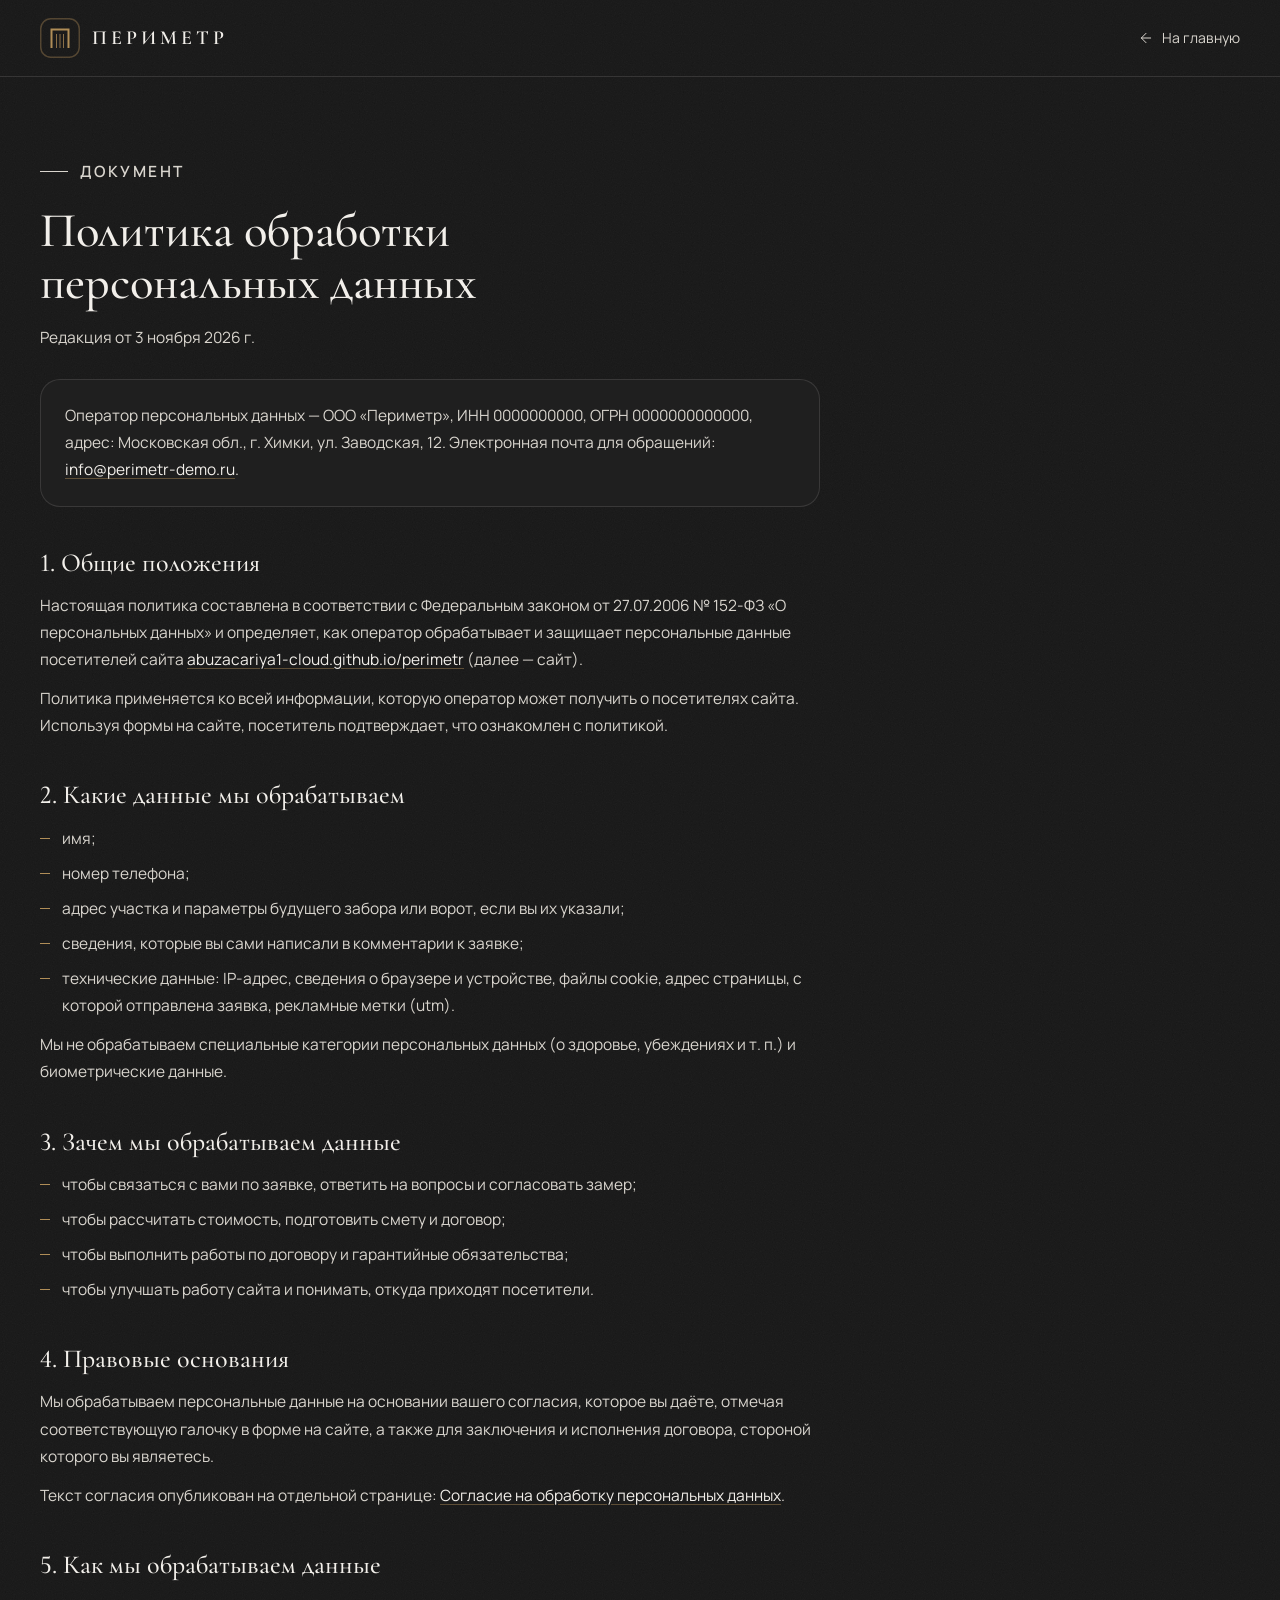
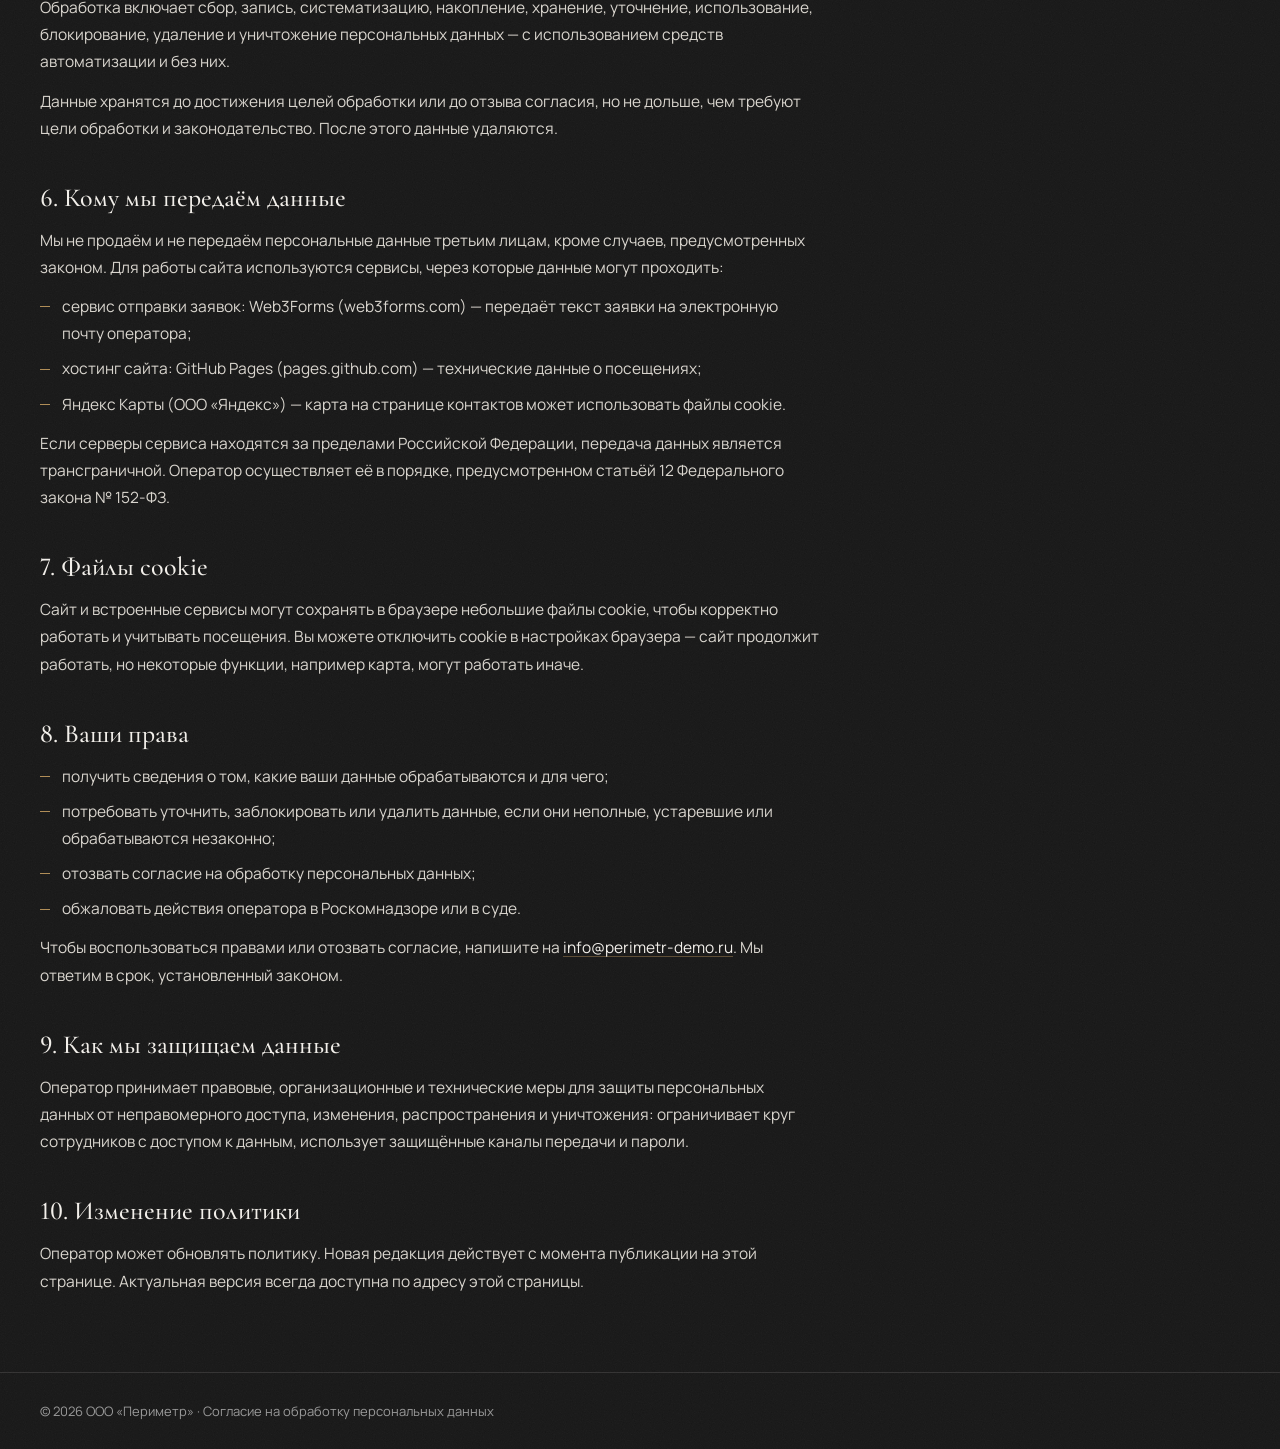
<file: privacy.html>
<!doctype html>
<html lang="ru">
<head>
  <meta charset="utf-8">
  <meta name="viewport" content="width=device-width, initial-scale=1, viewport-fit=cover">
  <title>Политика конфиденциальности — {brand}</title>
  <meta name="robots" content="noindex, follow">
  <meta name="theme-color" content="#161616">
  <link rel="icon" href="assets/icons/favicon.svg" type="image/svg+xml">
  <link rel="icon" href="assets/icons/favicon-32.png" sizes="32x32" type="image/png">
  <link rel="apple-touch-icon" href="assets/icons/apple-touch-icon.png">
  <link rel="stylesheet" href="css/style.css">
  <script src="config.js" defer></script>
  <script src="js/icons.js" defer></script>
  <script src="js/legal.js" defer></script>
</head>
<body>
  <!--
    ШАБЛОН ДОКУМЕНТА. Название компании, реквизиты, адрес и почта подставляются из config.js.
    Перед запуском сайта клиента обязательно покажите текст юристу.
  -->
  <header class="legal-header">
    <div class="container">
      <a class="logo" href="index.html" aria-label="На главную">
        <span class="logo__mark" aria-hidden="true">
          <svg viewBox="0 0 40 40" fill="none" stroke="currentColor">
            <rect x=".75" y=".75" width="38.5" height="38.5" rx="10" stroke-opacity=".38" stroke-width="1.5"/>
            <path d="M11.5 30V11.5h17V30" stroke-width="2"/>
            <path d="M16.5 16v14M20 16v14M23.5 16v14" stroke-width="1" stroke-opacity=".75"/>
          </svg>
        </span>
        <span class="logo__text"><span class="logo__name" data-text="brand.name">ПЕРИМЕТР</span></span>
      </a>
      <a class="legal-back" href="index.html"><span data-icon="arrow-left"></span>На главную</a>
    </div>
  </header>

  <main class="legal">
    <div class="container">
      <article class="legal__body">
        <p class="eyebrow">Документ</p>
        <h1 class="legal__title">Политика обработки персональных данных</h1>
        <p class="legal__date">Редакция от <span data-text="legal.updated"></span></p>

        <div class="legal__card">
          <p>Оператор персональных данных — <span data-text="company.legalName"></span>, ИНН <span data-text="company.inn"></span>, ОГРН <span data-text="company.ogrn"></span>, адрес: <span data-text="company.legalAddress"></span>. Электронная почта для обращений: <a data-email-link data-text="company.email"></a>.</p>
        </div>

        <h2>1. Общие положения</h2>
        <p>Настоящая политика составлена в соответствии с Федеральным законом от 27.07.2006 № 152-ФЗ «О персональных данных» и определяет, как оператор обрабатывает и защищает персональные данные посетителей сайта <a data-site-link></a> (далее — сайт).</p>
        <p>Политика применяется ко всей информации, которую оператор может получить о посетителях сайта. Используя формы на сайте, посетитель подтверждает, что ознакомлен с политикой.</p>

        <h2>2. Какие данные мы обрабатываем</h2>
        <ul>
          <li>имя;</li>
          <li>номер телефона;</li>
          <li>адрес участка и параметры будущего забора или ворот, если вы их указали;</li>
          <li>сведения, которые вы сами написали в комментарии к заявке;</li>
          <li>технические данные: IP-адрес, сведения о браузере и устройстве, файлы cookie, адрес страницы, с которой отправлена заявка, рекламные метки (utm).</li>
        </ul>
        <p>Мы не обрабатываем специальные категории персональных данных (о здоровье, убеждениях и т. п.) и биометрические данные.</p>

        <h2>3. Зачем мы обрабатываем данные</h2>
        <ul>
          <li>чтобы связаться с вами по заявке, ответить на вопросы и согласовать замер;</li>
          <li>чтобы рассчитать стоимость, подготовить смету и договор;</li>
          <li>чтобы выполнить работы по договору и гарантийные обязательства;</li>
          <li>чтобы улучшать работу сайта и понимать, откуда приходят посетители.</li>
        </ul>

        <h2>4. Правовые основания</h2>
        <p>Мы обрабатываем персональные данные на основании вашего согласия, которое вы даёте, отмечая соответствующую галочку в форме на сайте, а также для заключения и исполнения договора, стороной которого вы являетесь.</p>
        <p>Текст согласия опубликован на отдельной странице: <a data-consent-link>Согласие на обработку персональных данных</a>.</p>

        <h2>5. Как мы обрабатываем данные</h2>
        <p>Обработка включает сбор, запись, систематизацию, накопление, хранение, уточнение, использование, блокирование, удаление и уничтожение персональных данных — с использованием средств автоматизации и без них.</p>
        <p>Данные хранятся до достижения целей обработки или до отзыва согласия, но не дольше, чем требуют цели обработки и законодательство. После этого данные удаляются.</p>

        <h2>6. Кому мы передаём данные</h2>
        <p>Мы не продаём и не передаём персональные данные третьим лицам, кроме случаев, предусмотренных законом. Для работы сайта используются сервисы, через которые данные могут проходить:</p>
        <ul>
          <li>сервис отправки заявок: <span data-text="legal.formService"></span> — передаёт текст заявки на электронную почту оператора;</li>
          <li>хостинг сайта: <span data-text="legal.hosting"></span> — технические данные о посещениях;</li>
          <li>Яндекс Карты (ООО «Яндекс») — карта на странице контактов может использовать файлы cookie.</li>
        </ul>
        <p>Если серверы сервиса находятся за пределами Российской Федерации, передача данных является трансграничной. Оператор осуществляет её в порядке, предусмотренном статьёй 12 Федерального закона № 152-ФЗ.</p>

        <h2>7. Файлы cookie</h2>
        <p>Сайт и встроенные сервисы могут сохранять в браузере небольшие файлы cookie, чтобы корректно работать и учитывать посещения. Вы можете отключить cookie в настройках браузера — сайт продолжит работать, но некоторые функции, например карта, могут работать иначе.</p>

        <h2>8. Ваши права</h2>
        <ul>
          <li>получить сведения о том, какие ваши данные обрабатываются и для чего;</li>
          <li>потребовать уточнить, заблокировать или удалить данные, если они неполные, устаревшие или обрабатываются незаконно;</li>
          <li>отозвать согласие на обработку персональных данных;</li>
          <li>обжаловать действия оператора в Роскомнадзоре или в суде.</li>
        </ul>
        <p>Чтобы воспользоваться правами или отозвать согласие, напишите на <a data-email-link data-text="company.email"></a>. Мы ответим в срок, установленный законом.</p>

        <h2>9. Как мы защищаем данные</h2>
        <p>Оператор принимает правовые, организационные и технические меры для защиты персональных данных от неправомерного доступа, изменения, распространения и уничтожения: ограничивает круг сотрудников с доступом к данным, использует защищённые каналы передачи и пароли.</p>

        <h2>10. Изменение политики</h2>
        <p>Оператор может обновлять политику. Новая редакция действует с момента публикации на этой странице. Актуальная версия всегда доступна по адресу этой страницы.</p>
      </article>
    </div>
  </main>

  <footer class="legal-footer">
    <div class="container">© <span data-year></span> <span data-text="company.legalName"></span> · <a data-consent-link>Согласие на обработку персональных данных</a></div>
  </footer>
</body>
</html>
</file>
<file: css/style.css>
/* =====================================================================
   ПЕРИМЕТР — стили сайта
   Цвета, шрифты и размеры собраны в переменные в блоке :root ниже.
   ===================================================================== */

/* ---------- Шрифты (лежат в assets/fonts, лицензия OFL) ---------- */
@font-face { font-family: 'Cormorant Garamond'; font-style: normal; font-weight: 300 700; font-display: swap;
  src: url(../assets/fonts/cormorant-cyrillic.woff2) format('woff2');
  unicode-range: U+0301, U+0400-045F, U+0490-0491, U+04B0-04B1, U+2116; }
@font-face { font-family: 'Cormorant Garamond'; font-style: normal; font-weight: 300 700; font-display: swap;
  src: url(../assets/fonts/cormorant-latin-ext.woff2) format('woff2');
  unicode-range: U+0100-02BA, U+02BD-02C5, U+02C7-02CC, U+02CE-02D7, U+02DD-02FF, U+0304, U+0308, U+0329, U+1D00-1DBF, U+1E00-1E9F, U+1EF2-1EFF, U+2020, U+20A0-20AB, U+20AD-20C4, U+2113, U+2C60-2C7F, U+A720-A7FF; }
@font-face { font-family: 'Cormorant Garamond'; font-style: normal; font-weight: 300 700; font-display: swap;
  src: url(../assets/fonts/cormorant-latin.woff2) format('woff2');
  unicode-range: U+0000-00FF, U+0131, U+0152-0153, U+02BB-02BC, U+02C6, U+02DA, U+02DC, U+0304, U+0308, U+0329, U+2000-206F, U+20AC, U+2122, U+2191, U+2193, U+2212, U+2215, U+FEFF, U+FFFD; }
@font-face { font-family: 'Cormorant Garamond'; font-style: italic; font-weight: 300 700; font-display: swap;
  src: url(../assets/fonts/cormorant-italic-cyrillic.woff2) format('woff2');
  unicode-range: U+0301, U+0400-045F, U+0490-0491, U+04B0-04B1, U+2116; }
@font-face { font-family: 'Cormorant Garamond'; font-style: italic; font-weight: 300 700; font-display: swap;
  src: url(../assets/fonts/cormorant-italic-latin-ext.woff2) format('woff2');
  unicode-range: U+0100-02BA, U+02BD-02C5, U+02C7-02CC, U+02CE-02D7, U+02DD-02FF, U+0304, U+0308, U+0329, U+1D00-1DBF, U+1E00-1E9F, U+1EF2-1EFF, U+2020, U+20A0-20AB, U+20AD-20C4, U+2113, U+2C60-2C7F, U+A720-A7FF; }
@font-face { font-family: 'Cormorant Garamond'; font-style: italic; font-weight: 300 700; font-display: swap;
  src: url(../assets/fonts/cormorant-italic-latin.woff2) format('woff2');
  unicode-range: U+0000-00FF, U+0131, U+0152-0153, U+02BB-02BC, U+02C6, U+02DA, U+02DC, U+0304, U+0308, U+0329, U+2000-206F, U+20AC, U+2122, U+2191, U+2193, U+2212, U+2215, U+FEFF, U+FFFD; }
@font-face { font-family: 'Manrope'; font-style: normal; font-weight: 200 800; font-display: swap;
  src: url(../assets/fonts/manrope-cyrillic.woff2) format('woff2');
  unicode-range: U+0301, U+0400-045F, U+0490-0491, U+04B0-04B1, U+2116; }
@font-face { font-family: 'Manrope'; font-style: normal; font-weight: 200 800; font-display: swap;
  src: url(../assets/fonts/manrope-latin-ext.woff2) format('woff2');
  unicode-range: U+0100-02BA, U+02BD-02C5, U+02C7-02CC, U+02CE-02D7, U+02DD-02FF, U+0304, U+0308, U+0329, U+1D00-1DBF, U+1E00-1E9F, U+1EF2-1EFF, U+2020, U+20A0-20AB, U+20AD-20C4, U+2113, U+2C60-2C7F, U+A720-A7FF; }
@font-face { font-family: 'Manrope'; font-style: normal; font-weight: 200 800; font-display: swap;
  src: url(../assets/fonts/manrope-latin.woff2) format('woff2');
  unicode-range: U+0000-00FF, U+0131, U+0152-0153, U+02BB-02BC, U+02C6, U+02DA, U+02DC, U+0304, U+0308, U+0329, U+2000-206F, U+20AC, U+2122, U+2191, U+2193, U+2212, U+2215, U+FEFF, U+FFFD; }

/* ---------- Переменные дизайна ---------- */
:root {
  /* Основа: графит и тёмный металл */
  --c-bg: #161616;
  --c-bg-2: #1F1F1F;
  --c-steel: #2A2927;
  --c-footer: #111111;
  /* Акцент: бронза */
  --c-bronze: #B08D57;
  --c-bronze-hi: #C4A16A;
  --c-bronze-lo: #96764A;
  --c-bronze-dark: #7A5C30;
  /* Вторичный: шалфей */
  --c-sage: #5E6B55;
  --c-sage-light: #A3B394;
  /* Текст */
  --c-text: #F2EFEA;
  --c-text-soft: #D9D5CE;
  --c-muted: #9A9A9A;
  --c-on-bronze: #161616;
  /* Светлый раздел */
  --c-light: #ECE8E1;
  --c-light-text: #1A1A1A;
  --c-light-muted: #5C5A56;
  /* Состояния */
  --c-error: #D9735B;

  --line: rgba(242, 239, 234, .12);
  --line-strong: rgba(242, 239, 234, .26);
  --line-bronze: rgba(176, 141, 87, .45);

  --glass-bg: rgba(22, 22, 22, .42);
  --glass-border: rgba(242, 239, 234, .14);

  --grain: url("data:image/svg+xml,%3Csvg xmlns='http://www.w3.org/2000/svg' width='180' height='180'%3E%3Cfilter id='n'%3E%3CfeTurbulence type='fractalNoise' baseFrequency='.9' numOctaves='3' stitchTiles='stitch'/%3E%3CfeColorMatrix values='0 0 0 0 1 0 0 0 0 1 0 0 0 0 1 0 0 0 .045 0'/%3E%3C/filter%3E%3Crect width='100%25' height='100%25' filter='url(%23n)'/%3E%3C/svg%3E");

  --f-display: 'Cormorant Garamond', 'Times New Roman', Georgia, serif;
  --f-ui: 'Manrope', system-ui, -apple-system, 'Segoe UI', Roboto, Arial, sans-serif;

  --r-sm: 12px;
  --r-md: 16px;
  --r-lg: 20px;
  --r-xl: 24px;
  --r-pill: 999px;

  --ease: cubic-bezier(.22, 1, .36, 1);
  --container: 1320px;
  --gutter: clamp(16px, 4vw, 40px);
  --header-h: 84px;
  --safe-top: env(safe-area-inset-top, 0px);
  --safe-bottom: env(safe-area-inset-bottom, 0px);

  color-scheme: dark;
}

/* ---------- Базовые правила ---------- */
*, *::before, *::after { box-sizing: border-box; }

html {
  -webkit-text-size-adjust: 100%;
  text-size-adjust: 100%;
  scroll-behavior: smooth;
  background: var(--c-bg);
}

body {
  margin: 0;
  min-width: 320px;
  background: var(--c-bg) var(--grain);
  color: var(--c-text);
  font: 400 16px/1.6 var(--f-ui);
  font-variant-numeric: lining-nums;
  -webkit-font-smoothing: antialiased;
  -moz-osx-font-smoothing: grayscale;
  text-rendering: optimizeLegibility;
  overflow-x: hidden;
}

img, picture, svg { display: block; max-width: 100%; }
img { height: auto; }
a { color: inherit; text-decoration: none; }
button { font: inherit; color: inherit; background: none; border: 0; padding: 0; cursor: pointer; }
ul, ol { margin: 0; padding: 0; list-style: none; }
h1, h2, h3, h4, p { margin: 0; }
[hidden] { display: none !important; }

::selection { background: rgba(176, 141, 87, .45); color: var(--c-text); }

:focus-visible {
  outline: 2px solid var(--c-bronze-hi);
  outline-offset: 3px;
  border-radius: 6px;
}

.noscript {
  position: relative;
  z-index: 70;
  margin: 0;
  padding: calc(96px + var(--safe-top)) 24px 24px;
  text-align: center;
  color: var(--c-text-soft);
}

.visually-hidden {
  position: absolute !important;
  width: 1px; height: 1px;
  margin: -1px; padding: 0;
  overflow: hidden;
  clip: rect(0 0 0 0);
  white-space: nowrap;
  border: 0;
}

.skip-link {
  position: fixed;
  top: calc(8px + var(--safe-top));
  left: 8px;
  z-index: 100;
  padding: 10px 16px;
  border-radius: var(--r-pill);
  background: var(--c-bronze);
  color: var(--c-on-bronze);
  font-weight: 600;
  transform: translateY(-160%);
  transition: transform .3s var(--ease);
}
.skip-link:focus { transform: none; }

.container {
  width: 100%;
  max-width: calc(var(--container) + var(--gutter) * 2);
  margin-inline: auto;
  padding-left: max(var(--gutter), env(safe-area-inset-left, 0px));
  padding-right: max(var(--gutter), env(safe-area-inset-right, 0px));
}

section[id] { scroll-margin-top: 72px; }

.ico {
  width: 20px;
  height: 20px;
  flex: none;
  fill: none;
  stroke: currentColor;
  stroke-width: 1.5;
  stroke-linecap: round;
  stroke-linejoin: round;
}
.ico--fill { fill: currentColor; stroke: none; }

/* ---------- Типографика ---------- */
.eyebrow {
  display: inline-flex;
  align-items: center;
  gap: 12px;
  font: 600 12px/1.4 var(--f-ui);
  letter-spacing: .16em;
  text-transform: uppercase;
  color: var(--c-bronze);
}
.eyebrow::before {
  content: '';
  width: 28px;
  height: 1px;
  background: currentColor;
}

.title-xl {
  font: 500 clamp(34px, 2.8vw + 22px, 64px)/1.04 var(--f-display);
  letter-spacing: .02em;
  text-transform: uppercase;
  text-wrap: balance;
}

.divider {
  height: 1px;
  border: 0;
  margin: 0;
  background: linear-gradient(90deg, transparent, var(--line-bronze), transparent);
}

/* ---------- Стекло ---------- */
.glass {
  background: var(--glass-bg);
  -webkit-backdrop-filter: blur(20px) saturate(140%);
  backdrop-filter: blur(20px) saturate(140%);
  border: 1px solid var(--glass-border);
  box-shadow: inset 0 1px 0 rgba(255, 255, 255, .06), 0 24px 60px -24px rgba(0, 0, 0, .65);
}
@supports not ((-webkit-backdrop-filter: blur(1px)) or (backdrop-filter: blur(1px))) {
  .glass { background: rgba(22, 22, 22, .88); }
}

/* ---------- Кнопки ---------- */
.btn {
  --h: 56px;
  position: relative;
  display: inline-flex;
  align-items: center;
  justify-content: center;
  gap: 12px;
  height: var(--h);
  padding: 0 28px;
  border: 1px solid transparent;
  border-radius: var(--r-pill);
  font: 600 15px/1 var(--f-ui);
  letter-spacing: .01em;
  white-space: nowrap;
  cursor: pointer;
  -webkit-tap-highlight-color: transparent;
  transition: background-color .35s var(--ease), border-color .35s var(--ease), color .35s var(--ease),
              box-shadow .5s var(--ease), transform .2s var(--ease);
}
.btn .ico { width: 18px; height: 18px; transition: transform .45s var(--ease); }
.btn:active { transform: scale(.98); }

.btn--primary { background: var(--c-bronze); color: var(--c-on-bronze); }
.btn--ghost {
  background: rgba(242, 239, 234, .05);
  border-color: var(--line-strong);
  color: var(--c-text);
  -webkit-backdrop-filter: blur(12px);
  backdrop-filter: blur(12px);
}
.btn--outline { border-color: rgba(176, 141, 87, .75); color: var(--c-text); }
.btn--sm { --h: 44px; padding: 0 20px; font-size: 14px; }
.btn--block { width: 100%; }

@media (hover: hover) {
  .btn:hover .ico { transform: translateX(4px); }
  .btn--primary:hover {
    background: var(--c-bronze-hi);
    box-shadow: 0 0 0 1px rgba(196, 161, 106, .35), 0 12px 40px -8px rgba(176, 141, 87, .6);
  }
  .btn--ghost:hover { border-color: var(--c-bronze); background: rgba(242, 239, 234, .09); }
  .btn--outline:hover {
    background: var(--c-bronze);
    border-color: var(--c-bronze);
    color: var(--c-on-bronze);
    box-shadow: 0 10px 32px -10px rgba(176, 141, 87, .6);
  }
}

.btn.is-loading { pointer-events: none; color: transparent; }
.btn.is-loading::after {
  content: '';
  position: absolute;
  width: 22px;
  height: 22px;
  border: 2px solid rgba(22, 22, 22, .3);
  border-top-color: var(--c-on-bronze);
  border-radius: 50%;
  animation: spin .8s linear infinite;
}
@keyframes spin { to { transform: rotate(360deg); } }

/* Круглая кнопка-стрелка */
.round-btn {
  display: grid;
  place-items: center;
  width: 52px;
  height: 52px;
  border-radius: 50%;
  border: 1px solid var(--line-strong);
  background: rgba(242, 239, 234, .05);
  color: var(--c-text);
  -webkit-tap-highlight-color: transparent;
  transition: background-color .35s var(--ease), border-color .35s var(--ease), color .35s var(--ease), transform .2s var(--ease);
}
.round-btn .ico { width: 20px; height: 20px; }
.round-btn:active { transform: scale(.94); }
@media (hover: hover) {
  .round-btn:hover { background: var(--c-bronze); border-color: var(--c-bronze); color: var(--c-on-bronze); }
}

/* Маленькая шалфейная кнопка «Подробнее →» */
.chip-btn {
  display: inline-flex;
  align-items: center;
  gap: 8px;
  height: 38px;
  padding: 0 16px;
  border-radius: var(--r-pill);
  background: var(--c-sage);
  color: var(--c-text);
  font: 600 13px/1 var(--f-ui);
  transition: background-color .35s var(--ease);
}
.chip-btn .ico { width: 16px; height: 16px; transition: transform .45s var(--ease); }
@media (hover: hover) {
  .chip-btn:hover { background: #6B7962; }
  .chip-btn:hover .ico { transform: translateX(3px); }
}

/* Иконка в скруглённом квадрате */
.icon-box {
  display: grid;
  place-items: center;
  flex: none;
  width: 56px;
  height: 56px;
  border-radius: var(--r-md);
  border: 1px solid rgba(176, 141, 87, .35);
  background: linear-gradient(145deg, rgba(176, 141, 87, .14), rgba(176, 141, 87, .02));
  color: var(--c-bronze);
}
.icon-box .ico { width: 26px; height: 26px; stroke-width: 1.4; }

/* Теги-«таблетки» */
.tags { display: flex; flex-wrap: wrap; gap: 6px; }
.tag {
  padding: 6px 12px;
  border-radius: var(--r-pill);
  border: 1px solid rgba(163, 179, 148, .32);
  background: rgba(94, 107, 85, .34);
  color: #E6EBDF;
  font: 500 12px/1.2 var(--f-ui);
  white-space: nowrap;
}

/* =====================================================================
   ШАПКА
   ===================================================================== */
.header {
  position: fixed;
  inset: 0 0 auto;
  z-index: 50;
  padding-top: var(--safe-top);
  border-bottom: 1px solid transparent;
  transition: background-color .45s var(--ease), border-color .45s var(--ease),
              -webkit-backdrop-filter .45s var(--ease), backdrop-filter .45s var(--ease);
}
.header.is-scrolled {
  background: rgba(18, 18, 18, .74);
  -webkit-backdrop-filter: blur(18px) saturate(140%);
  backdrop-filter: blur(18px) saturate(140%);
  border-bottom-color: var(--line);
}
.header.is-menu-open { background: transparent; border-bottom-color: transparent; -webkit-backdrop-filter: none; backdrop-filter: none; }

.header__inner {
  display: flex;
  align-items: center;
  gap: 32px;
  height: var(--header-h);
  transition: height .45s var(--ease);
}
.header.is-scrolled .header__inner { height: 68px; }

/* Логотип */
.logo { display: inline-flex; align-items: center; gap: 12px; flex: none; }
.logo__mark { width: 40px; height: 40px; color: var(--c-bronze); }
.logo__mark svg { width: 100%; height: 100%; }
.logo__text { display: flex; flex-direction: column; gap: 3px; }
.logo__name {
  font: 600 20px/1 var(--f-display);
  letter-spacing: .2em;
  margin-right: -.2em;
}
.logo__tag {
  font: 500 10px/1 var(--f-ui);
  letter-spacing: .14em;
  text-transform: lowercase;
  color: var(--c-muted);
}

/* Меню */
.nav { margin-inline: auto; }
.nav__list { display: flex; gap: 6px; }
.nav__link {
  position: relative;
  display: block;
  padding: 10px 14px;
  font: 500 14px/1 var(--f-ui);
  color: var(--c-text-soft);
  transition: color .3s var(--ease);
}
.nav__link::after {
  content: '';
  position: absolute;
  left: 14px;
  right: 14px;
  bottom: 2px;
  height: 1px;
  background: var(--c-bronze);
  transform: scaleX(0);
  transform-origin: left;
  transition: transform .45s var(--ease);
}
.nav__link.is-active { color: var(--c-text); }
.nav__link.is-active::after { transform: scaleX(1); }
@media (hover: hover) {
  .nav__link:hover { color: var(--c-text); }
  .nav__link:hover::after { transform: scaleX(1); }
}

.header__actions { display: flex; align-items: center; gap: 20px; margin-left: auto; }
.nav + .header__actions { margin-left: 0; }

.header__phone { display: flex; flex-direction: column; align-items: flex-end; gap: 4px; }
.header__phone-num { font: 600 15px/1 var(--f-ui); letter-spacing: .01em; white-space: nowrap; transition: color .3s; }
.header__phone-hours { font: 500 11px/1 var(--f-ui); color: var(--c-muted); white-space: nowrap; }
@media (hover: hover) { .header__phone:hover .header__phone-num { color: var(--c-bronze-hi); } }

.header__call { display: none; width: 44px; height: 44px; }
.header__call .ico { width: 18px; height: 18px; }

/* Бургер */
.burger {
  display: none;
  position: relative;
  width: 44px;
  height: 44px;
  border-radius: 50%;
  border: 1px solid var(--line-strong);
  background: rgba(242, 239, 234, .05);
  -webkit-tap-highlight-color: transparent;
}
.burger span {
  position: absolute;
  left: 13px;
  right: 13px;
  height: 1.5px;
  border-radius: 2px;
  background: var(--c-text);
  transition: transform .45s var(--ease), top .45s var(--ease);
}
.burger span:nth-child(1) { top: 17px; }
.burger span:nth-child(2) { top: 25px; }
.burger[aria-expanded="true"] span:nth-child(1) { top: 21px; transform: rotate(45deg); }
.burger[aria-expanded="true"] span:nth-child(2) { top: 21px; transform: rotate(-45deg); }

/* Мобильное меню */
.menu {
  position: fixed;
  inset: 0;
  z-index: 45;
  display: flex;
  flex-direction: column;
  height: 100vh;
  height: 100dvh;
  padding: calc(var(--header-h) + var(--safe-top) + 16px) max(var(--gutter), env(safe-area-inset-right, 0px)) calc(28px + var(--safe-bottom)) max(var(--gutter), env(safe-area-inset-left, 0px));
  background: rgba(14, 14, 14, .96) var(--grain);
  -webkit-backdrop-filter: blur(18px);
  backdrop-filter: blur(18px);
  overflow-y: auto;
  overscroll-behavior: contain;
  opacity: 0;
  visibility: hidden;
  transition: opacity .45s var(--ease), visibility 0s linear .45s;
}
.menu.is-open { opacity: 1; visibility: visible; transition: opacity .45s var(--ease), visibility 0s; }

.menu__list { display: flex; flex-direction: column; }
.menu__link {
  display: flex;
  align-items: center;
  justify-content: space-between;
  padding: 14px 0;
  border-bottom: 1px solid var(--line);
  font: 500 clamp(30px, 8vw, 44px)/1.1 var(--f-display);
  opacity: 0;
  transform: translateY(18px);
  transition: opacity .5s var(--ease), transform .6s var(--ease), color .3s;
}
.menu__link .ico { width: 22px; height: 22px; color: var(--c-bronze); }
.menu.is-open .menu__link { opacity: 1; transform: none; transition-delay: calc(var(--i, 0) * 55ms + 120ms); }

.menu__footer {
  margin-top: auto;
  padding-top: 32px;
  display: grid;
  gap: 18px;
  opacity: 0;
  transition: opacity .6s var(--ease) .1s;
}
.menu.is-open .menu__footer { opacity: 1; transition-delay: .4s; }
.menu__phone { font: 500 30px/1.1 var(--f-display); letter-spacing: .02em; }
.menu__hours { margin-top: 6px; font-size: 13px; color: var(--c-muted); }
.menu__messengers { display: flex; gap: 10px; flex-wrap: wrap; }

/* Кнопки мессенджеров */
.messenger {
  display: inline-flex;
  align-items: center;
  gap: 10px;
  height: 48px;
  padding: 0 18px;
  border-radius: var(--r-pill);
  border: 1px solid var(--line-strong);
  background: rgba(242, 239, 234, .04);
  font: 600 14px/1 var(--f-ui);
  transition: border-color .3s var(--ease), background-color .3s var(--ease);
}
.messenger .ico { width: 20px; height: 20px; }
.messenger--whatsapp .ico { color: #25D366; }
.messenger--telegram .ico { color: #2AABEE; }
.messenger--vk .ico { color: #5B8DEF; }
.messenger--max .ico { color: var(--c-bronze); }
@media (hover: hover) {
  .messenger:hover { border-color: var(--c-bronze); background: rgba(242, 239, 234, .08); }
}

/* =====================================================================
   ПЕРВЫЙ ЭКРАН (HERO)
   ===================================================================== */
.hero {
  position: relative;
  isolation: isolate;
  display: flex;
  min-height: 100vh;
  min-height: 100svh;
  overflow: hidden;
  background: #121212;
}

.hero__media {
  position: absolute;
  inset: 0;
  z-index: -2;
  will-change: transform;
}
.hero__slider, .hero__slider .swiper-wrapper, .hero__slide { width: 100%; height: 100%; }
.hero__slide { overflow: hidden; background: #121212; }
.hero__slide picture, .hero__slide img { width: 100%; height: 100%; }
.hero__slide img {
  object-fit: cover;
  transform: scale(1.08);
  transition: transform 9s cubic-bezier(.25, .1, .25, 1);
}
.hero__slide.swiper-slide-active img { transform: scale(1); }

.hero__shade {
  position: absolute;
  inset: 0;
  z-index: -1;
  pointer-events: none;
  background:
    linear-gradient(90deg, rgba(14, 14, 14, .9) 0%, rgba(14, 14, 14, .66) 34%, rgba(14, 14, 14, .18) 66%, rgba(14, 14, 14, .38) 100%),
    linear-gradient(180deg, rgba(14, 14, 14, .6) 0%, rgba(14, 14, 14, 0) 22%, rgba(14, 14, 14, 0) 52%, rgba(22, 22, 22, .96) 100%);
}

.hero__inner {
  position: relative;
  display: grid;
  grid-template-columns: minmax(0, 1fr) clamp(320px, 28vw, 380px);
  align-items: end;
  gap: 48px;
  padding-top: calc(var(--header-h) + var(--safe-top) + 40px);
  padding-bottom: 136px;
  will-change: transform, opacity;
}

.hero__content { min-width: 0; }

.eyebrow-pill {
  display: inline-flex;
  align-items: center;
  gap: 10px;
  padding: 9px 16px 9px 12px;
  border-radius: var(--r-pill);
  font: 600 11.5px/1.3 var(--f-ui);
  letter-spacing: .13em;
  text-transform: uppercase;
  color: var(--c-text-soft);
}
.eyebrow-pill__dot {
  position: relative;
  width: 8px;
  height: 8px;
  flex: none;
  border-radius: 50%;
  background: var(--c-sage-light);
}
.eyebrow-pill__dot::after {
  content: '';
  position: absolute;
  inset: -4px;
  border-radius: 50%;
  border: 1px solid var(--c-sage-light);
  opacity: 0;
  animation: pulse 2.8s var(--ease) infinite;
}
@keyframes pulse {
  0% { transform: scale(.6); opacity: .8; }
  100% { transform: scale(1.8); opacity: 0; }
}

.hero__title {
  max-width: 7.6em;
  margin: 24px 0 22px;
  font: 500 clamp(40px, 4.4vw + 22px, 100px)/.98 var(--f-display);
  letter-spacing: -.005em;
  text-wrap: balance;
}
.hero__title em {
  font-style: italic;
  font-weight: 500;
  color: var(--c-bronze);
}
/* Слова заголовка для анимации появления */
.hero__title .w {
  display: inline-block;
  overflow: hidden;
  vertical-align: top;
  padding-bottom: .12em;
  margin-bottom: -.12em;
}
.hero__title .w > span { display: inline-block; }

.hero__lead {
  max-width: 44ch;
  font-size: 17px;
  line-height: 1.6;
  color: var(--c-text-soft);
}

.hero__buttons { display: flex; flex-wrap: wrap; gap: 12px; margin-top: 32px; }

/* Цифры доверия */
.stats {
  display: inline-flex;
  margin-top: 36px;
  border-radius: var(--r-lg);
}
.stat {
  position: relative;
  display: flex;
  align-items: center;
  gap: 14px;
  padding: 18px 28px;
}
.stat + .stat::before {
  content: '';
  position: absolute;
  left: 0;
  top: 18px;
  bottom: 18px;
  width: 1px;
  background: linear-gradient(180deg, transparent, var(--line-bronze), transparent);
}
.stat__icon { width: 26px; height: 26px; color: var(--c-bronze); stroke-width: 1.4; }
.stat__value [data-count] { text-align: right; }
.stat__value {
  display: block;
  font: 600 36px/1 var(--f-display);
  letter-spacing: .01em;
  font-variant-numeric: lining-nums tabular-nums;
  white-space: nowrap;
}
.stat__suffix { font-size: .72em; color: var(--c-bronze); }
.stat__label { display: block; margin-top: 6px; font-size: 12.5px; line-height: 1.3; color: var(--c-muted); }

/* Стеклянная карточка проекта */
.pcard {
  position: relative;
  width: 100%;
  padding: 24px 24px 26px;
  border-radius: var(--r-xl);
  overflow: hidden;
}
.pcard__top {
  display: flex;
  align-items: center;
  justify-content: space-between;
  gap: 12px;
  font: 600 11.5px/1.3 var(--f-ui);
  letter-spacing: .14em;
  text-transform: uppercase;
  color: var(--c-text-soft);
}
.pcard__count { font-variant-numeric: tabular-nums; white-space: nowrap; }
.pcard__count b { color: var(--c-bronze); font-weight: 700; }
.pcard__type { text-align: right; }
.pcard__title { margin: 16px 0 10px; font: 500 32px/1.08 var(--f-display); }
.pcard__text { font-size: 14.5px; line-height: 1.55; color: var(--c-text-soft); }
.pcard .tags { margin: 18px 0 22px; }
.pcard__bottom { display: flex; align-items: center; justify-content: space-between; gap: 12px; }
.pcard__nav { display: flex; gap: 8px; }
.pcard__progress {
  position: absolute;
  left: 24px;
  right: 24px;
  bottom: 0;
  height: 2px;
  background: rgba(242, 239, 234, .1);
  overflow: hidden;
}
.pcard__progress span {
  position: absolute;
  inset: 0;
  background: var(--c-bronze);
  transform: scaleX(0);
  transform-origin: left;
}
.pcard__body { transition: opacity .35s var(--ease), transform .5s var(--ease); }
.pcard.is-changing .pcard__body { opacity: 0; transform: translateY(8px); transition-duration: .25s; }

/* =====================================================================
   ПОЛОСА ПРЕИМУЩЕСТВ
   ===================================================================== */
.advantages {
  position: relative;
  z-index: 3;
  margin-top: -84px;
  padding-bottom: clamp(56px, 8vw, 120px);
}
.adv {
  display: grid;
  grid-template-columns: repeat(4, minmax(0, 1fr));
  gap: 1px;
  border-radius: var(--r-xl);
  overflow: hidden;
  border: 1px solid var(--line);
  background: rgba(176, 141, 87, .16);
  box-shadow: 0 30px 80px -30px rgba(0, 0, 0, .8);
}
.adv__item {
  display: flex;
  align-items: flex-start;
  gap: 18px;
  padding: 30px 28px;
  background: #1A1A1A var(--grain);
}
.adv__title { font: 700 16px/1.3 var(--f-ui); }
.adv__text { margin-top: 6px; font-size: 14px; line-height: 1.5; color: var(--c-muted); }

/* =====================================================================
   ПЛАВАЮЩИЕ КНОПКИ (телефон и планшет)
   ===================================================================== */
.float-bar {
  position: fixed;
  left: 50%;
  bottom: calc(14px + var(--safe-bottom));
  z-index: 40;
  display: none;
  gap: 6px;
  padding: 6px;
  border-radius: var(--r-pill);
  background: rgba(22, 22, 22, .78);
  -webkit-backdrop-filter: blur(18px) saturate(140%);
  backdrop-filter: blur(18px) saturate(140%);
  border: 1px solid var(--line);
  box-shadow: 0 16px 40px -12px rgba(0, 0, 0, .7);
  transform: translate(-50%, calc(100% + 30px));
  transition: transform .6s var(--ease);
}
.float-bar.is-visible { transform: translate(-50%, 0); }
.float-bar__call {
  display: inline-flex;
  align-items: center;
  gap: 10px;
  height: 50px;
  padding: 0 22px;
  border-radius: var(--r-pill);
  background: var(--c-bronze);
  color: var(--c-on-bronze);
  font: 700 15px/1 var(--f-ui);
  white-space: nowrap;
}
.float-bar__call .ico { width: 18px; height: 18px; stroke-width: 2; }
.float-bar__icon {
  display: grid;
  place-items: center;
  width: 50px;
  height: 50px;
  border-radius: 50%;
  background: rgba(242, 239, 234, .07);
}
.float-bar__icon .ico { width: 22px; height: 22px; }
.float-bar__icon--whatsapp .ico { color: #25D366; }
.float-bar__icon--telegram .ico { color: #2AABEE; }
.float-bar__icon--vk .ico { color: #5B8DEF; }
.float-bar__icon--max .ico { color: var(--c-bronze); }

/* =====================================================================
   ВСПЛЫВАЮЩЕЕ ОКНО С ФОРМОЙ
   ===================================================================== */
.modal {
  position: fixed;
  inset: 0;
  z-index: 60;
  display: grid;
  place-items: center;
  padding: 16px;
}
.modal__overlay {
  position: absolute;
  inset: 0;
  background: rgba(10, 10, 10, .72);
  -webkit-backdrop-filter: blur(6px);
  backdrop-filter: blur(6px);
  opacity: 0;
  transition: opacity .45s var(--ease);
}
.modal.is-open .modal__overlay { opacity: 1; }

.modal__dialog {
  position: relative;
  width: min(520px, 100%);
  max-height: calc(100vh - 32px);
  max-height: calc(100dvh - 32px);
  overflow-y: auto;
  overscroll-behavior: contain;
  padding: 44px 40px 36px;
  border-radius: var(--r-xl);
  border: 1px solid var(--line);
  background: #1C1C1B var(--grain);
  box-shadow: 0 40px 120px -20px rgba(0, 0, 0, .8);
  opacity: 0;
  transform: translateY(24px) scale(.98);
  transition: opacity .45s var(--ease), transform .6s var(--ease);
}
.modal__dialog::before {
  content: '';
  position: absolute;
  top: 0;
  left: 40px;
  right: 40px;
  height: 1px;
  background: linear-gradient(90deg, transparent, var(--c-bronze), transparent);
}
.modal.is-open .modal__dialog { opacity: 1; transform: none; }
.modal__dialog:focus { outline: none; }

.modal__close {
  position: absolute;
  top: 14px;
  right: 14px;
  width: 44px;
  height: 44px;
}
.modal__close .ico { width: 18px; height: 18px; }

.modal__title { margin: 14px 0 12px; font: 500 clamp(30px, 2vw + 22px, 40px)/1.05 var(--f-display); letter-spacing: .02em; text-transform: uppercase; }
.modal__text { margin-bottom: 26px; font-size: 15px; line-height: 1.55; color: var(--c-text-soft); }

/* Состояния «успех» и «ошибка» */
.modal__state { text-align: center; padding: 12px 0 4px; }
.modal__state-icon {
  display: grid;
  place-items: center;
  width: 76px;
  height: 76px;
  margin: 0 auto 22px;
  border-radius: 50%;
  border: 1px solid var(--line-bronze);
  background: radial-gradient(circle, rgba(176, 141, 87, .22), rgba(176, 141, 87, .04) 70%);
  color: var(--c-bronze);
}
.modal__state-icon .ico { width: 34px; height: 34px; stroke-width: 1.6; }
.modal__state--error .modal__state-icon { border-color: rgba(217, 115, 91, .5); background: radial-gradient(circle, rgba(217, 115, 91, .2), rgba(217, 115, 91, .03) 70%); color: var(--c-error); }
.modal__state .modal__title { margin-top: 0; }
.modal__state .modal__text { margin-inline: auto; max-width: 36ch; }
.modal__state-actions { display: grid; gap: 10px; margin-top: 8px; }
.modal__state-messengers { display: flex; flex-wrap: wrap; justify-content: center; gap: 10px; margin-bottom: 18px; }
.modal__state-phone { display: inline-block; margin-bottom: 22px; font: 500 26px/1.2 var(--f-display); color: var(--c-text); }

/* =====================================================================
   ПОЛЯ ФОРМ
   ===================================================================== */
.form { display: grid; gap: 4px; }

.field { margin-bottom: 14px; }
.field__control { position: relative; padding-top: 18px; }
.field__input {
  display: block;
  width: 100%;
  padding: 10px 28px 12px 0;
  border: 0;
  border-bottom: 1px solid rgba(242, 239, 234, .24);
  border-radius: 0;
  background: transparent;
  color: var(--c-text);
  font: 500 16px/1.4 var(--f-ui);
  outline: none;
  -webkit-appearance: none;
  appearance: none;
  transition: border-color .3s var(--ease);
}
.field__input::placeholder { color: transparent; transition: color .3s; }
.field__input:focus::placeholder { color: rgba(242, 239, 234, .32); }
.field__input:-webkit-autofill,
.field__input:-webkit-autofill:hover,
.field__input:-webkit-autofill:focus {
  -webkit-text-fill-color: var(--c-text);
  caret-color: var(--c-text);
  transition: background-color 99999s ease-out 0s;
}
.field__label {
  position: absolute;
  left: 0;
  top: 28px;
  font: 500 16px/1.4 var(--f-ui);
  color: var(--c-muted);
  pointer-events: none;
  transform-origin: left top;
  transition: transform .35s var(--ease), color .35s var(--ease);
}
.field__input:focus + .field__label,
.field__input:not(:placeholder-shown) + .field__label {
  transform: translateY(-26px) scale(.8);
}
.field__input:focus + .field__label { color: var(--c-bronze-hi); }
.field__line {
  position: absolute;
  left: 0;
  right: 0;
  bottom: 0;
  height: 1px;
  background: var(--c-bronze);
  transform: scaleX(0);
  transform-origin: left;
  transition: transform .55s var(--ease), background-color .3s;
}
.field__input:focus ~ .field__line { transform: scaleX(1); }
.field__ok {
  position: absolute;
  right: 0;
  top: 32px;
  width: 18px;
  height: 18px;
  color: var(--c-sage-light);
  opacity: 0;
  transform: scale(.6);
  transition: opacity .3s, transform .4s var(--ease);
}
.field.is-valid .field__ok { opacity: 1; transform: none; }
.field__error {
  display: block;
  min-height: 0;
  margin-top: 8px;
  font-size: 13px;
  line-height: 1.4;
  color: var(--c-error);
}
.field__error:empty { display: none; }
.field.is-invalid .field__input { border-bottom-color: var(--c-error); }
.field.is-invalid .field__line { background: var(--c-error); transform: scaleX(1); }
.field.is-invalid .field__label { color: var(--c-error); }

/* Галочка согласия */
.check {
  position: relative;
  display: flex;
  align-items: flex-start;
  gap: 12px;
  margin: 8px 0 4px;
  font-size: 13.5px;
  line-height: 1.5;
  color: var(--c-muted);
  cursor: pointer;
}
.check__input {
  position: absolute;
  top: 0;
  left: 0;
  width: 22px;
  height: 22px;
  margin: 0;
  opacity: 0;
  cursor: pointer;
}
.check__box {
  display: grid;
  place-items: center;
  flex: none;
  width: 22px;
  height: 22px;
  border-radius: 6px;
  border: 1px solid var(--line-strong);
  background: rgba(242, 239, 234, .03);
  transition: background-color .3s var(--ease), border-color .3s var(--ease);
}
.check__box .ico { width: 14px; height: 14px; stroke-width: 2.6; color: var(--c-on-bronze); opacity: 0; transform: scale(.5); transition: opacity .25s, transform .35s var(--ease); }
.check__input:checked + .check__box { background: var(--c-bronze); border-color: var(--c-bronze); }
.check__input:checked + .check__box .ico { opacity: 1; transform: none; }
.check__input:focus-visible + .check__box { outline: 2px solid var(--c-bronze-hi); outline-offset: 3px; }
.check a { color: var(--c-text-soft); text-decoration: underline; text-decoration-color: var(--line-bronze); text-underline-offset: 3px; }
.check.is-invalid .check__box { border-color: var(--c-error); }
.check-error { margin: 0 0 6px 34px; }

.form__submit { margin-top: 18px; }
.form__note { margin-top: 14px; font-size: 12.5px; line-height: 1.5; color: var(--c-muted); text-align: center; }

/* Поле-ловушка для спам-ботов: скрыто от людей */
.hp-field {
  position: absolute !important;
  left: -9999px !important;
  width: 1px;
  height: 1px;
  overflow: hidden;
}

/* =====================================================================
   ОБЩЕЕ ДЛЯ РАЗДЕЛОВ
   ===================================================================== */
.section { position: relative; padding-block: clamp(72px, 9vw, 128px); }

.section__head {
  display: grid;
  grid-template-columns: minmax(0, 1fr) minmax(0, 440px);
  align-items: end;
  gap: 24px 64px;
}
.section__head .eyebrow { margin-bottom: 20px; }
.section__lead { font-size: 16px; line-height: 1.65; color: var(--c-muted); }
.title-xl em { font-style: italic; color: var(--c-bronze); }

@media (max-width: 900px) {
  .section__head { grid-template-columns: minmax(0, 1fr); }
}

/* =====================================================================
   КАТАЛОГ
   ===================================================================== */
.catalog { padding-top: clamp(16px, 3vw, 40px); }

/* Лента категорий: активная — крупно по центру, соседние — мельче и тусклее */
.ribbon {
  position: relative;
  margin-top: clamp(40px, 5vw, 64px);
}
.ribbon__track {
  position: relative;
  display: flex;
  align-items: center;
  gap: clamp(26px, 3vw, 48px);
  padding: 14px calc(50% - 60px) 22px;
  overflow-x: auto;
  overscroll-behavior-x: contain;
  scrollbar-width: none;
  -webkit-mask-image: linear-gradient(90deg, transparent 0, #000 16%, #000 84%, transparent 100%);
  mask-image: linear-gradient(90deg, transparent 0, #000 16%, #000 84%, transparent 100%);
}
.ribbon__track::-webkit-scrollbar { display: none; }

.ribbon__item {
  position: relative;
  flex: none;
  padding: 6px 2px;
  font: 500 17px/1.05 var(--f-display);
  letter-spacing: .08em;
  text-transform: uppercase;
  white-space: nowrap;
  color: var(--c-muted);
  opacity: .35;
  -webkit-tap-highlight-color: transparent;
  transition: font-size .55s var(--ease), letter-spacing .55s var(--ease), color .4s var(--ease), opacity .4s var(--ease);
}
.ribbon__item[data-dist="1"] { opacity: .85; }
.ribbon__item[data-dist="2"] { opacity: .55; }
.ribbon__item.is-active {
  font-size: clamp(28px, 2.2vw + 14px, 48px);
  letter-spacing: .03em;
  color: var(--c-text);
  opacity: 1;
}
.ribbon__item::after {
  content: '';
  position: absolute;
  left: 50%;
  bottom: -12px;
  width: 36px;
  height: 1px;
  margin-left: -18px;
  background: var(--c-bronze);
  transform: scaleX(0);
  transition: transform .55s var(--ease);
}
.ribbon__item.is-active::after { transform: scaleX(1); }
.ribbon__item:focus-visible { outline-offset: 6px; }
@media (hover: hover) {
  .ribbon__item:not(.is-active):hover { color: var(--c-text); opacity: 1; }
}
.ribbon__track.is-measuring .ribbon__item,
.ribbon__track.is-measuring .ribbon__item::after { transition: none !important; }

.ribbon__arrow {
  position: absolute;
  top: 50%;
  z-index: 2;
  margin-top: -26px;
}
.ribbon__arrow--prev { left: max(var(--gutter), calc((100% - var(--container)) / 2)); }
.ribbon__arrow--next { right: max(var(--gutter), calc((100% - var(--container)) / 2)); }

/* Строка над карточками */
.catalog__bar {
  display: flex;
  flex-wrap: wrap;
  align-items: flex-end;
  justify-content: space-between;
  gap: 12px 40px;
  margin: 36px 0 28px;
  padding-bottom: 22px;
  border-bottom: 1px solid var(--line);
}
.catalog__intro { max-width: 62ch; font-size: 16px; line-height: 1.6; color: var(--c-text-soft); }
.catalog__note { max-width: 46ch; font-size: 13px; line-height: 1.5; color: var(--c-muted); }

/* Карточки товаров */
.catalog__cards {
  display: grid;
  grid-template-columns: repeat(3, minmax(0, 1fr));
  gap: 20px;
}

.product {
  display: flex;
  flex-direction: column;
  min-width: 0;
  padding: 8px;
  border-radius: var(--r-lg);
  border: 1px solid var(--line);
  background: var(--c-bg-2) var(--grain);
  transition: border-color .45s var(--ease), transform .6s var(--ease), box-shadow .6s var(--ease);
}
.product__media {
  position: relative;
  aspect-ratio: 4 / 3;
  overflow: hidden;
  border-radius: 14px;
  background: #242422;
}
.product__media img {
  width: 100%;
  height: 100%;
  object-fit: cover;
  opacity: 0;
  transform: scale(1.03);
  transition: opacity .7s var(--ease), transform 1.2s var(--ease);
}
.product__media img.is-loaded { opacity: 1; transform: none; }
.product__badge {
  position: absolute;
  top: 12px;
  left: 12px;
  padding: 7px 12px;
  border-radius: var(--r-pill);
  background: var(--c-bronze);
  color: var(--c-on-bronze);
  font: 700 10.5px/1 var(--f-ui);
  letter-spacing: .1em;
  text-transform: uppercase;
}
.product__body { display: flex; flex-direction: column; flex: 1; padding: 20px 16px 14px; }
.product__title { font: 500 28px/1.1 var(--f-display); }
.product__text { margin-top: 10px; font-size: 14.5px; line-height: 1.55; color: var(--c-text-soft); }
.product__specs { display: grid; gap: 8px; margin: 16px 0 22px; font-size: 13.5px; line-height: 1.4; color: var(--c-muted); }
.product__specs li { display: flex; align-items: baseline; gap: 10px; }
.product__specs li::before {
  content: '';
  flex: none;
  width: 12px;
  height: 1px;
  background: var(--c-bronze);
  transform: translateY(-4px);
}
.product__footer {
  display: flex;
  align-items: center;
  justify-content: space-between;
  gap: 12px;
  margin-top: auto;
  padding-top: 16px;
  border-top: 1px solid var(--line);
}
.product__price {
  font: 600 28px/1 var(--f-display);
  color: var(--c-bronze);
  white-space: nowrap;
}
.product__from { margin-right: 4px; font: 500 13px/1 var(--f-ui); color: var(--c-muted); }
.product__unit { font-size: .72em; }

@media (hover: hover) {
  .product:hover {
    border-color: rgba(176, 141, 87, .45);
    transform: translateY(-4px);
    box-shadow: 0 30px 60px -30px rgba(0, 0, 0, .85);
  }
  .product:hover .product__media img.is-loaded { transform: scale(1.05); }
}

/* Блок «Не нашли подходящий вариант?» */
.custom-cta {
  display: flex;
  align-items: center;
  gap: 24px;
  margin-top: 28px;
  padding: 24px 28px;
  border-radius: var(--r-xl);
  border: 1px solid var(--line-bronze);
  background: linear-gradient(120deg, rgba(176, 141, 87, .1), rgba(176, 141, 87, .02) 60%), var(--c-bg-2);
}
.custom-cta__body { flex: 1; min-width: 0; }
.custom-cta__title { font: 500 26px/1.15 var(--f-display); }
.custom-cta__text { margin-top: 6px; font-size: 14.5px; color: var(--c-muted); }

/* Планшет и телефон: карточки листаются пальцем */
@media (max-width: 1023px) {
  .catalog__cards {
    grid-template-columns: none;
    grid-auto-flow: column;
    grid-auto-columns: 46%;
    gap: 14px;
    margin-inline: calc(var(--gutter) * -1);
    padding: 0 var(--gutter) 6px;
    overflow-x: auto;
    overscroll-behavior-x: contain;
    scroll-snap-type: x mandatory;
    scroll-padding-inline: var(--gutter);
    scrollbar-width: none;
  }
  .catalog__cards::-webkit-scrollbar { display: none; }
  .product { scroll-snap-align: start; }
}

@media (max-width: 767px) {
  .ribbon__arrow { display: none; }
  .ribbon__track { gap: 24px; padding-inline: calc(50% - 50px); }
  .ribbon__item { font-size: 15px; }
  .ribbon__item.is-active { font-size: 28px; }
  .catalog__bar { margin-top: 28px; }
  .catalog__intro { font-size: 15px; }
  .catalog__cards { grid-auto-columns: 84%; gap: 12px; }
  .product__title { font-size: 25px; }
  .product__price { font-size: 25px; }
  .custom-cta { flex-direction: column; align-items: flex-start; gap: 16px; padding: 22px 20px; }
  .custom-cta .btn { width: 100%; }
}

/* =====================================================================
   НАШИ ПРОЕКТЫ: 3D-карусель
   ===================================================================== */
.projects {
  overflow: hidden;
  background: var(--c-bg-2) var(--grain);
}
.projects::before {
  content: '';
  position: absolute;
  left: 50%;
  top: 52%;
  width: 1000px;
  height: 640px;
  margin-left: -500px;
  background: radial-gradient(closest-side, rgba(176, 141, 87, .13), transparent);
  pointer-events: none;
}

.projects__stage { position: relative; margin-top: clamp(40px, 5vw, 64px); }
.projects__slider { overflow: visible; padding-block: 10px; }
.project-slide { width: clamp(270px, 26vw, 400px); transition-property: transform, opacity; }

.project {
  position: relative;
  aspect-ratio: 4 / 5;
  overflow: hidden;
  border-radius: var(--r-xl);
  background: #242422;
  box-shadow: 0 40px 80px -40px rgba(0, 0, 0, .9);
}
.project img {
  position: absolute;
  inset: 0;
  width: 100%;
  height: 100%;
  object-fit: cover;
  transition: transform 1.2s var(--ease);
}
.project__shade {
  position: absolute;
  inset: 0;
  background: linear-gradient(180deg, rgba(14, 14, 14, .4) 0%, rgba(14, 14, 14, 0) 26%, rgba(14, 14, 14, .15) 50%, rgba(14, 14, 14, .92) 100%);
}
/* Боковые карточки приглушены, центральная — в фокусе */
.project::after {
  content: '';
  position: absolute;
  inset: 0;
  z-index: 1;
  background: rgba(14, 14, 14, .58);
  pointer-events: none;
  transition: opacity .7s var(--ease);
}
.swiper-slide-active .project::after { opacity: 0; }

.project__count {
  position: absolute;
  top: 20px;
  right: 22px;
  font: 600 12px/1 var(--f-ui);
  letter-spacing: .12em;
  color: var(--c-text-soft);
  font-variant-numeric: tabular-nums;
}
.project__count b { color: var(--c-bronze); }
.project__plus {
  position: absolute;
  top: 14px;
  left: 14px;
  display: grid;
  place-items: center;
  width: 42px;
  height: 42px;
  border-radius: 50%;
  border: 1px solid rgba(242, 239, 234, .24);
  background: rgba(22, 22, 22, .4);
  -webkit-backdrop-filter: blur(10px);
  backdrop-filter: blur(10px);
  color: var(--c-text);
  opacity: 0;
  transform: scale(.8);
  transition: opacity .5s var(--ease), transform .5s var(--ease), background-color .3s;
}
.project__plus .ico { width: 18px; height: 18px; transform: rotate(-45deg); }
.swiper-slide-active .project__plus { opacity: 1; transform: none; }

.project__body { position: absolute; left: 0; right: 0; bottom: 0; padding: 24px 22px 22px; }
.project__work {
  font: 600 11px/1.35 var(--f-ui);
  letter-spacing: .14em;
  text-transform: uppercase;
  color: var(--c-bronze-hi);
}
.project__title { margin: 10px 0 14px; font: 500 clamp(28px, 1.6vw + 12px, 38px)/1.05 var(--f-display); font-variant-numeric: lining-nums; }
.tag--glass {
  border-color: rgba(242, 239, 234, .2);
  background: rgba(22, 22, 22, .42);
  color: var(--c-text);
  -webkit-backdrop-filter: blur(10px);
  backdrop-filter: blur(10px);
}

.project__open {
  position: absolute;
  inset: 0;
  z-index: 2;
  border-radius: inherit;
  cursor: pointer;
  -webkit-tap-highlight-color: transparent;
}
.project__open:focus-visible { outline-offset: -4px; }
@media (hover: hover) {
  .swiper-slide-active .project:hover img { transform: scale(1.04); }
  .swiper-slide-active .project:hover .project__plus { background: var(--c-bronze); border-color: var(--c-bronze); color: var(--c-on-bronze); }
}

.projects__controls {
  display: flex;
  align-items: center;
  justify-content: center;
  gap: 20px;
  margin-top: 44px;
}
.projects__progress {
  position: relative;
  width: 160px;
  height: 1px;
  background: var(--line-strong);
}
.projects__progress span {
  position: absolute;
  inset: 0;
  background: var(--c-bronze);
  transform: scaleX(0);
  transform-origin: left;
  transition: transform .6s var(--ease);
}

/* Если карусель не запустилась — карточки листаются обычной прокруткой */
.projects__slider:not(.swiper-initialized) .swiper-wrapper {
  gap: 16px;
  padding-inline: var(--gutter);
  overflow-x: auto;
  scroll-snap-type: x mandatory;
}
.projects__slider:not(.swiper-initialized) .project-slide { scroll-snap-align: center; }
.projects__slider:not(.swiper-initialized) .project::after { opacity: 0; }

@media (max-width: 767px) {
  .project-slide { width: min(76vw, 320px); }
  .project__body { padding: 20px 18px 18px; }
  .projects__controls { margin-top: 32px; }
  .projects__progress { width: 120px; }
}

/* =====================================================================
   ОКНО С ГАЛЕРЕЕЙ ПРОЕКТА
   ===================================================================== */
.lightbox {
  position: fixed;
  inset: 0;
  z-index: 58;
  display: grid;
  place-items: center;
  padding: 24px;
}
.lightbox__overlay {
  position: absolute;
  inset: 0;
  background: rgba(8, 8, 8, .84);
  -webkit-backdrop-filter: blur(8px);
  backdrop-filter: blur(8px);
  opacity: 0;
  transition: opacity .45s var(--ease);
}
.lightbox.is-open .lightbox__overlay { opacity: 1; }

.lightbox__dialog {
  position: relative;
  display: grid;
  grid-template-columns: minmax(0, 1.55fr) minmax(0, 1fr);
  width: min(1200px, 100%);
  height: min(760px, calc(100vh - 48px));
  height: min(760px, calc(100dvh - 48px));
  overflow: hidden;
  border-radius: var(--r-xl);
  border: 1px solid var(--line);
  background: #1A1A19 var(--grain);
  box-shadow: 0 50px 140px -30px rgba(0, 0, 0, .9);
  opacity: 0;
  transform: translateY(24px) scale(.98);
  transition: opacity .45s var(--ease), transform .6s var(--ease);
}
.lightbox.is-open .lightbox__dialog { opacity: 1; transform: none; }
.lightbox__dialog:focus { outline: none; }

.lightbox__close { position: absolute; top: 14px; right: 14px; z-index: 5; width: 44px; height: 44px; }
.lightbox__close .ico { width: 18px; height: 18px; }

.lightbox__gallery {
  position: relative;
  display: flex;
  flex-direction: column;
  min-width: 0;
  min-height: 0;
  background: #111;
}
.lightbox__slider { flex: 1; width: 100%; min-height: 0; }
.lightbox__slide { overflow: hidden; background: #111; }
.lightbox__slide img { width: 100%; height: 100%; object-fit: cover; }

.lightbox__arrow {
  position: absolute;
  top: calc(50% - 40px);
  z-index: 3;
  margin-top: -26px;
  background: rgba(22, 22, 22, .45);
  -webkit-backdrop-filter: blur(10px);
  backdrop-filter: blur(10px);
}
.lightbox__arrow--prev { left: 16px; }
.lightbox__arrow--next { right: 16px; }
.lightbox__arrow.swiper-button-disabled { opacity: .35; pointer-events: none; }

.lightbox__bar { display: flex; align-items: center; gap: 16px; padding: 12px 16px; }
.lightbox__thumbs { display: flex; flex: 1; gap: 8px; min-width: 0; overflow-x: auto; scrollbar-width: none; }
.lightbox__thumbs::-webkit-scrollbar { display: none; }
.lightbox__thumb {
  flex: none;
  width: 76px;
  height: 54px;
  overflow: hidden;
  border-radius: 10px;
  border: 1px solid transparent;
  opacity: .5;
  transition: opacity .3s var(--ease), border-color .3s var(--ease);
}
.lightbox__thumb img { width: 100%; height: 100%; object-fit: cover; }
.lightbox__thumb.is-active { opacity: 1; border-color: var(--c-bronze); }
@media (hover: hover) { .lightbox__thumb:hover { opacity: 1; } }
.lightbox__count {
  margin-left: auto;
  font: 600 12px/1 var(--f-ui);
  letter-spacing: .12em;
  color: var(--c-text-soft);
  white-space: nowrap;
  font-variant-numeric: tabular-nums;
}
.lightbox.is-single .lightbox__arrow,
.lightbox.is-single .lightbox__thumbs { display: none; }

.lightbox__info {
  display: flex;
  flex-direction: column;
  min-height: 0;
  padding: 48px 40px 32px;
  overflow-y: auto;
  overscroll-behavior: contain;
}
.lightbox__title { margin: 16px 0 10px; font: 500 clamp(32px, 1.8vw + 14px, 46px)/1.04 var(--f-display); font-variant-numeric: lining-nums; }
.lightbox__work { font: 600 12px/1.4 var(--f-ui); letter-spacing: .14em; text-transform: uppercase; color: var(--c-bronze-hi); }
.lightbox__text { margin-top: 18px; font-size: 15.5px; line-height: 1.65; color: var(--c-text-soft); }
.lightbox__specs {
  display: grid;
  grid-template-columns: repeat(2, minmax(0, 1fr));
  gap: 1px;
  margin: 28px 0;
  overflow: hidden;
  border-radius: var(--r-md);
  border: 1px solid var(--line);
  background: var(--line);
}
.lightbox__specs div { padding: 14px 16px; background: #1D1D1C; }
.lightbox__specs dt { font: 600 11px/1.3 var(--f-ui); letter-spacing: .12em; text-transform: uppercase; color: var(--c-muted); }
.lightbox__specs dd { margin: 6px 0 0; font: 500 21px/1.15 var(--f-display); font-variant-numeric: lining-nums; }
.lightbox__cta { margin-top: auto; }

@media (max-width: 900px) {
  .lightbox { padding: 0; }
  .lightbox__dialog {
    display: block;
    width: 100%;
    height: 100%;
    border: 0;
    border-radius: 0;
    overflow-y: auto;
    overscroll-behavior: contain;
    transform: translateY(32px);
  }
  .lightbox__close {
    position: sticky;
    top: calc(12px + var(--safe-top));
    display: grid;
    margin: calc(12px + var(--safe-top)) 12px -56px auto;
    background: rgba(22, 22, 22, .55);
    -webkit-backdrop-filter: blur(10px);
    backdrop-filter: blur(10px);
  }
  .lightbox__slider { flex: none; aspect-ratio: 4 / 3; }
  .lightbox__arrow { display: none; }
  .lightbox__info { padding: 28px 20px calc(32px + var(--safe-bottom)); overflow: visible; }
}

/* =====================================================================
   ПЕРЕКЛЮЧАТЕЛИ-«ТАБЛЕТКИ» (калькулятор и форма заявки)
   ===================================================================== */
.pills { display: flex; flex-wrap: wrap; gap: 8px; }
.pill { position: relative; cursor: pointer; -webkit-tap-highlight-color: transparent; }
.pill input {
  position: absolute;
  inset: 0;
  width: 100%;
  height: 100%;
  margin: 0;
  opacity: 0;
  cursor: pointer;
}
.pill > span {
  display: inline-flex;
  align-items: center;
  justify-content: center;
  min-height: 44px;
  padding: 10px 20px;
  border-radius: var(--r-pill);
  border: 1px solid var(--line-strong);
  font: 600 14px/1.2 var(--f-ui);
  color: var(--c-text-soft);
  transition: background-color .35s var(--ease), border-color .35s var(--ease), color .35s var(--ease);
}
.pill input:checked + span { background: var(--c-sage); border-color: var(--c-sage); color: var(--c-text); }
.pill input:focus-visible + span { outline: 2px solid var(--c-bronze-hi); outline-offset: 3px; }
@media (hover: hover) {
  .pill:hover input:not(:checked) + span { border-color: rgba(242, 239, 234, .5); color: var(--c-text); }
}

/* Ползунок */
.range {
  --p: 0%;
  display: block;
  width: 100%;
  height: 36px;
  margin: 0;
  background: transparent;
  cursor: pointer;
  -webkit-appearance: none;
  appearance: none;
  -webkit-tap-highlight-color: transparent;
}
.range:focus { outline: none; }
.range::-webkit-slider-runnable-track {
  height: 2px;
  border-radius: 2px;
  background: linear-gradient(90deg, var(--c-bronze) var(--p), rgba(242, 239, 234, .18) var(--p));
}
.range::-moz-range-track { height: 2px; border-radius: 2px; background: rgba(242, 239, 234, .18); }
.range::-moz-range-progress { height: 2px; border-radius: 2px; background: var(--c-bronze); }
.range::-webkit-slider-thumb {
  -webkit-appearance: none;
  width: 24px;
  height: 24px;
  margin-top: -11px;
  border-radius: 50%;
  border: 5px solid var(--c-steel);
  background: var(--c-bronze);
  box-shadow: 0 0 0 1px var(--c-bronze);
  transition: box-shadow .3s var(--ease);
}
.range::-moz-range-thumb {
  width: 14px;
  height: 14px;
  border-radius: 50%;
  border: 5px solid var(--c-steel);
  background: var(--c-bronze);
  box-shadow: 0 0 0 1px var(--c-bronze);
}
.range:focus-visible::-webkit-slider-thumb { box-shadow: 0 0 0 1px var(--c-bronze), 0 0 0 7px rgba(176, 141, 87, .3); }
.range:focus-visible::-moz-range-thumb { box-shadow: 0 0 0 1px var(--c-bronze), 0 0 0 7px rgba(176, 141, 87, .3); }

/* =====================================================================
   КАЛЬКУЛЯТОР
   ===================================================================== */
.calc {
  display: grid;
  grid-template-columns: minmax(0, 1.3fr) minmax(0, 1fr);
  gap: 12px;
  margin-top: clamp(40px, 5vw, 64px);
  padding: 12px;
  border-radius: 28px;
  border: 1px solid var(--line);
  background: linear-gradient(160deg, #2C2B29 0%, var(--c-steel) 45%, #242422 100%);
  box-shadow: 0 40px 100px -50px rgba(0, 0, 0, .9);
}

.calc__controls { display: grid; gap: 28px; padding: 28px 28px 32px; min-width: 0; }
.calc__group { min-width: 0; margin: 0; padding: 0; border: 0; }
.calc__group[hidden] { display: none; }
.calc__group:not([hidden]) { animation: calc-in .45s var(--ease); }
@keyframes calc-in { from { opacity: 0; transform: translateY(6px); } to { opacity: 1; transform: none; } }

.calc__label {
  display: block;
  margin-bottom: 12px;
  padding: 0;
  font: 600 11.5px/1.3 var(--f-ui);
  letter-spacing: .14em;
  text-transform: uppercase;
  color: var(--c-muted);
}
.calc__row { display: flex; align-items: center; justify-content: space-between; gap: 16px; }
.calc__row .calc__label { margin-bottom: 0; }
.calc__number { display: inline-flex; align-items: baseline; gap: 6px; }
.calc__number input {
  width: 84px;
  padding: 4px 0 6px;
  border: 0;
  border-bottom: 1px solid rgba(242, 239, 234, .24);
  border-radius: 0;
  background: transparent;
  color: var(--c-text);
  font: 500 28px/1 var(--f-display);
  font-variant-numeric: lining-nums;
  text-align: right;
  -moz-appearance: textfield;
  appearance: textfield;
  transition: border-color .3s var(--ease);
}
.calc__number input::-webkit-outer-spin-button,
.calc__number input::-webkit-inner-spin-button { -webkit-appearance: none; margin: 0; }
.calc__number input:focus { outline: none; border-bottom-color: var(--c-bronze); }
.calc__number span { font-size: 15px; color: var(--c-muted); }
.calc__scale { display: flex; justify-content: space-between; font-size: 12px; color: var(--c-muted); }

/* Итог */
.calc__result {
  position: sticky;
  top: 92px;
  align-self: start;
  display: flex;
  flex-direction: column;
  min-width: 0;
  padding: 36px 32px 30px;
  border-radius: 20px;
  background: var(--c-bg) var(--grain);
  border: 1px solid var(--line);
}
.calc__result::before {
  content: '';
  position: absolute;
  top: 0;
  left: 32px;
  right: 32px;
  height: 1px;
  background: linear-gradient(90deg, transparent, var(--c-bronze), transparent);
}
.calc__result-label { font: 600 11.5px/1.3 var(--f-ui); letter-spacing: .14em; text-transform: uppercase; color: var(--c-bronze); }
.calc__total {
  display: flex;
  flex-wrap: wrap;
  column-gap: 14px;
  margin: 16px 0 24px;
  font: 500 clamp(34px, 1.6vw + 18px, 46px)/1.1 var(--f-display);
  font-variant-numeric: lining-nums tabular-nums;
}
.calc__total-part { white-space: nowrap; }
.calc__total b { font-weight: 500; }
.calc__word { font: 500 15px/1 var(--f-ui); color: var(--c-muted); }
.calc__cur { color: var(--c-bronze); }

.calc__lines { display: grid; gap: 10px; padding: 18px 0; border-block: 1px solid var(--line); }
.calc__lines li { display: flex; align-items: baseline; justify-content: space-between; gap: 16px; font-size: 14px; color: var(--c-text-soft); }
.calc__lines li span:first-child { min-width: 0; }
.calc__lines li span:last-child { flex: none; color: var(--c-text); font-variant-numeric: tabular-nums; white-space: nowrap; }

.calc__days { display: flex; align-items: center; gap: 10px; margin-top: 18px; font-size: 14px; color: var(--c-text-soft); }
.calc__days .ico { width: 18px; height: 18px; color: var(--c-bronze); }
.calc__note { margin: 10px 0 24px; font-size: 13px; line-height: 1.5; color: var(--c-muted); }

/* Плашка с итогом при прокрутке настроек на телефоне */
.calc__sticky { display: none; }

@media (max-width: 1023px) {
  .calc { grid-template-columns: minmax(0, 1fr); }
  .calc__result { position: relative; top: auto; }
  .calc__sticky {
    position: sticky;
    top: calc(60px + var(--safe-top) + 10px);
    z-index: 5;
    display: flex;
    align-items: center;
    justify-content: space-between;
    gap: 12px;
    margin: -8px -8px 0;
    padding: 12px 18px;
    border-radius: var(--r-pill);
    border: 1px solid var(--line-bronze);
    background: rgba(22, 22, 22, .8);
    -webkit-backdrop-filter: blur(14px);
    backdrop-filter: blur(14px);
    font-size: 12.5px;
    color: var(--c-muted);
  }
  .calc__sticky b { font: 500 20px/1 var(--f-display); color: var(--c-text); font-variant-numeric: lining-nums; white-space: nowrap; }
}

@media (max-width: 767px) {
  .calc { padding: 8px; border-radius: 22px; }
  .calc__controls { gap: 24px; padding: 20px 12px 24px; }
  .pill > span { padding: 10px 16px; font-size: 13.5px; }
  .calc__result { padding: 30px 20px 22px; }
  .calc__result::before { left: 20px; right: 20px; }
}

/* =====================================================================
   СВЕТЛЫЙ РАЗДЕЛ «КАК МЫ РАБОТАЕМ»
   ===================================================================== */
.section--light {
  --grain-dark: url("data:image/svg+xml,%3Csvg xmlns='http://www.w3.org/2000/svg' width='180' height='180'%3E%3Cfilter id='n'%3E%3CfeTurbulence type='fractalNoise' baseFrequency='.9' numOctaves='3' stitchTiles='stitch'/%3E%3CfeColorMatrix values='0 0 0 0 0 0 0 0 0 0 0 0 0 0 0 0 0 0 .06 0'/%3E%3C/filter%3E%3Crect width='100%25' height='100%25' filter='url(%23n)'/%3E%3C/svg%3E");
  margin-inline: clamp(8px, 1.4vw, 20px);
  border-radius: clamp(24px, 3vw, 40px);
  background: var(--c-light) var(--grain-dark);
  color: var(--c-light-text);
}
.section--light .eyebrow { color: var(--c-bronze-dark); }
.section--light .title-xl em { color: var(--c-bronze-dark); }
.section--light .section__lead { color: var(--c-light-muted); }
.section--light :focus-visible { outline-color: var(--c-bronze-dark); }

.btn--dark { background: var(--c-light-text); color: var(--c-text); }
@media (hover: hover) {
  .btn--dark:hover { background: var(--c-bronze-dark); box-shadow: 0 12px 32px -12px rgba(122, 92, 48, .7); }
}

/* Шаги: линия с точками на компьютере, вертикальная линия на телефоне */
.steps {
  --gap: 28px;
  display: grid;
  grid-template-columns: repeat(6, minmax(0, 1fr));
  gap: 48px var(--gap);
  margin-top: clamp(48px, 6vw, 80px);
  counter-reset: step;
}
.step { position: relative; min-width: 0; }
.step__num {
  display: block;
  font: 500 clamp(44px, 2.4vw + 16px, 64px)/1 var(--f-display);
  font-variant-numeric: lining-nums;
  color: var(--c-bronze-dark);
}
.step__track { position: relative; display: block; height: 11px; margin: 22px 0 24px; }
.step__track::before {
  content: '';
  position: absolute;
  top: 5px;
  left: 0;
  right: calc(var(--gap) * -1);
  height: 1px;
  background: rgba(122, 92, 48, .38);
}
.step:last-child .step__track::before { right: 0; background: linear-gradient(90deg, rgba(122, 92, 48, .38), transparent); }
.step__dot {
  position: absolute;
  top: 0;
  left: 0;
  width: 11px;
  height: 11px;
  border-radius: 50%;
  border: 1px solid var(--c-bronze-dark);
  background: var(--c-light);
}
.step__dot::after {
  content: '';
  position: absolute;
  inset: 2px;
  border-radius: 50%;
  background: var(--c-bronze-dark);
}
.step__title { font: 700 17px/1.3 var(--f-ui); }
.step__text { margin-top: 10px; font-size: 14.5px; line-height: 1.55; color: var(--c-light-muted); }
.step__meta {
  display: inline-block;
  margin-top: 14px;
  padding: 6px 12px;
  border-radius: var(--r-pill);
  border: 1px solid rgba(122, 92, 48, .35);
  font: 600 12px/1.2 var(--f-ui);
  color: var(--c-bronze-dark);
}

.process__cta {
  display: flex;
  align-items: center;
  justify-content: space-between;
  gap: 20px 40px;
  margin-top: clamp(48px, 6vw, 72px);
  padding-top: 32px;
  border-top: 1px solid rgba(26, 26, 26, .12);
}
.process__cta-text { max-width: 56ch; font-size: 16px; line-height: 1.6; color: var(--c-light-muted); }

@media (max-width: 1100px) {
  .steps { grid-template-columns: repeat(3, minmax(0, 1fr)); }
  .step:nth-child(3n) .step__track::before { right: 0; background: linear-gradient(90deg, rgba(122, 92, 48, .38), transparent); }
}

@media (max-width: 767px) {
  .steps { grid-template-columns: minmax(0, 1fr); gap: 0; }
  .step { padding: 0 0 32px 64px; }
  .step__num { position: absolute; top: -6px; left: 0; font-size: 38px; }
  .step__track { position: absolute; top: 44px; bottom: 4px; left: 18px; width: 1px; height: auto; margin: 0; }
  .step__track::before,
  .step:nth-child(3n) .step__track::before,
  .step:last-child .step__track::before { top: 0; bottom: 0; left: 0; right: auto; width: 1px; height: auto; background: rgba(122, 92, 48, .3); }
  .step:last-child .step__track { display: none; }
  .step__dot { display: none; }
  .process__cta { flex-direction: column; align-items: flex-start; }
  .process__cta .btn { width: 100%; }
}

/* =====================================================================
   ОТЗЫВЫ
   ===================================================================== */
.reviews { overflow: hidden; }

/* Блок доверия: аватары и цифры */
.proof { display: flex; align-items: center; gap: 20px; }
.proof__avatars { display: flex; flex: none; }
.avatar {
  display: grid;
  place-items: center;
  flex: none;
  width: 52px;
  height: 52px;
  border-radius: 50%;
  border: 2px solid var(--c-bg);
  background: var(--c-sage);
  color: var(--c-text);
  font: 600 16px/1 var(--f-display);
  letter-spacing: .04em;
}
.avatar--bronze { background: var(--c-bronze); color: var(--c-on-bronze); }
.avatar--steel { background: #3A3936; }
.proof__avatars .avatar + .avatar { margin-left: -14px; }
.proof__avatars .avatar--more { background: var(--c-bg-2); border-color: var(--c-bg); color: var(--c-bronze); font: 700 12px/1 var(--f-ui); }
.proof__count { font: 500 34px/1 var(--f-display); font-variant-numeric: lining-nums; }
.proof__label { margin-top: 4px; font-size: 13.5px; line-height: 1.4; color: var(--c-muted); }
.proof__rating { display: flex; align-items: center; gap: 8px; margin-top: 8px; font-size: 13px; color: var(--c-text-soft); }

.stars { display: inline-flex; gap: 2px; color: var(--c-bronze); }
.stars .ico { width: 15px; height: 15px; }
.stars .is-empty { color: rgba(242, 239, 234, .2); }

.reviews__stage { margin-top: clamp(40px, 5vw, 64px); }
.reviews__slider { overflow: visible; }
.review-slide { width: clamp(290px, 30vw, 440px); height: auto; }

.review {
  position: relative;
  display: flex;
  flex-direction: column;
  height: 100%;
  padding: 32px 30px 28px;
  border-radius: var(--r-xl);
  border: 1px solid var(--line);
  background: var(--c-bg-2) var(--grain);
  opacity: .45;
  transform: scale(.94);
  transition: opacity .6s var(--ease), transform .6s var(--ease), border-color .6s var(--ease);
}
.swiper-slide-active .review { opacity: 1; transform: none; border-color: var(--line-bronze); }
.review::before {
  content: '“';
  position: absolute;
  top: 6px;
  right: 26px;
  font: 400 120px/1 var(--f-display);
  color: var(--c-bronze);
  opacity: .25;
  pointer-events: none;
}
.review__who { flex: 1; min-width: 0; }
.review__date { align-self: flex-start; flex: none; font-size: 12px; line-height: 1.4; color: var(--c-muted); white-space: nowrap; }
.review__text { margin: 22px 0 28px; font: 400 clamp(19px, .5vw + 16px, 22px)/1.45 var(--f-display); font-variant-numeric: lining-nums; color: var(--c-text); }
.review__author { display: flex; align-items: center; gap: 14px; margin-top: auto; padding-top: 20px; border-top: 1px solid var(--line); }
.review__author .avatar { border-color: var(--c-bg-2); }
.review__name { font: 700 15px/1.3 var(--f-ui); }
.review__meta { margin-top: 3px; font-size: 13px; line-height: 1.4; color: var(--c-muted); }

@media (max-width: 900px) {
  .proof { margin-top: 8px; }
}
@media (max-width: 767px) {
  .review-slide { width: min(84vw, 360px); }
  .review { padding: 26px 22px 22px; }
  .proof__count { font-size: 30px; }
  .avatar { width: 46px; height: 46px; font-size: 15px; }
}

/* =====================================================================
   ВОПРОСЫ И ОТВЕТЫ
   ===================================================================== */
.faq { background: var(--c-bg-2) var(--grain); }
.faq__grid {
  display: grid;
  grid-template-columns: minmax(0, 0.85fr) minmax(0, 1.3fr);
  gap: 48px clamp(40px, 6vw, 96px);
  align-items: start;
}
.faq__aside { position: sticky; top: 100px; }
.faq__aside .eyebrow { margin-bottom: 20px; }
.faq__lead { margin-top: 22px; max-width: 40ch; }
.faq__ask { display: grid; gap: 16px; justify-items: start; margin-top: 32px; }
.faq__messengers { display: flex; flex-wrap: wrap; gap: 10px; }

.faq__list { border-top: 1px solid var(--line); }
.faq__item { border-bottom: 1px solid var(--line); }
.faq__q {
  display: flex;
  align-items: center;
  justify-content: space-between;
  gap: 24px;
  width: 100%;
  padding: 26px 0;
  text-align: left;
  font: 500 clamp(21px, .8vw + 15px, 27px)/1.25 var(--f-display);
  font-variant-numeric: lining-nums;
  color: var(--c-text);
  transition: color .3s var(--ease);
}
@media (hover: hover) { .faq__q:hover { color: var(--c-bronze-hi); } }
.faq__icon {
  position: relative;
  flex: none;
  width: 40px;
  height: 40px;
  border-radius: 50%;
  border: 1px solid var(--line-strong);
  transition: background-color .4s var(--ease), border-color .4s var(--ease), transform .5s var(--ease);
}
.faq__icon::before,
.faq__icon::after {
  content: '';
  position: absolute;
  top: 50%;
  left: 50%;
  width: 14px;
  height: 1.5px;
  margin: -0.75px 0 0 -7px;
  border-radius: 2px;
  background: currentColor;
  transition: transform .5s var(--ease);
}
.faq__icon::after { transform: rotate(90deg); }
.faq__item.is-open .faq__icon { background: var(--c-bronze); border-color: var(--c-bronze); color: var(--c-on-bronze); transform: rotate(180deg); }
.faq__item.is-open .faq__icon::after { transform: rotate(0deg); }

.faq__a {
  display: grid;
  grid-template-rows: 0fr;
  visibility: hidden;
  transition: grid-template-rows .5s var(--ease), visibility 0s linear .5s;
}
.faq__item.is-open .faq__a { grid-template-rows: 1fr; visibility: visible; transition: grid-template-rows .5s var(--ease), visibility 0s; }
.faq__a > div { overflow: hidden; }
.faq__a p { padding: 0 64px 28px 0; font-size: 15.5px; line-height: 1.7; color: var(--c-text-soft); }

@media (max-width: 900px) {
  .faq__grid { grid-template-columns: minmax(0, 1fr); }
  .faq__aside { position: static; }
}
@media (max-width: 767px) {
  .faq__q { padding: 22px 0; gap: 16px; }
  .faq__icon { width: 36px; height: 36px; }
  .faq__a p { padding-right: 0; font-size: 15px; }
}

/* =====================================================================
   ОСТАВИТЬ ЗАЯВКУ
   ===================================================================== */
.request { overflow: hidden; }
.request__bg { position: absolute; inset: 0; z-index: -1; }
.request__bg img { width: 100%; height: 100%; object-fit: cover; opacity: .16; filter: grayscale(.4); }
.request__bg::after {
  content: '';
  position: absolute;
  inset: 0;
  background:
    radial-gradient(60% 50% at 75% 30%, rgba(176, 141, 87, .12), transparent 70%),
    linear-gradient(180deg, var(--c-bg) 0%, rgba(22, 22, 22, .7) 30%, rgba(22, 22, 22, .85) 70%, var(--c-bg) 100%);
}
.request { isolation: isolate; }

.request__grid {
  display: grid;
  grid-template-columns: minmax(0, 1fr) minmax(0, 1.12fr);
  gap: 48px clamp(40px, 5vw, 80px);
  align-items: start;
}
.request__intro .eyebrow { margin-bottom: 20px; }
.request__lead { max-width: 46ch; margin-top: 24px; font-size: 16px; line-height: 1.65; color: var(--c-text-soft); }
.request__lead b { font-weight: 700; color: var(--c-text); }

.request__visual {
  position: relative;
  margin: 40px 0 0;
  aspect-ratio: 5 / 4;
  overflow: hidden;
  border-radius: var(--r-xl);
  border: 1px solid var(--line);
  box-shadow: 0 40px 80px -40px rgba(0, 0, 0, .9);
}
.request__visual img { width: 100%; height: 100%; object-fit: cover; }
.request__caption {
  position: absolute;
  left: 16px;
  right: 16px;
  bottom: 16px;
  display: flex;
  align-items: center;
  gap: 10px;
  padding: 12px 16px;
  border-radius: var(--r-md);
  font: 600 13px/1.4 var(--f-ui);
  color: var(--c-text);
}
.request__caption .ico { width: 18px; height: 18px; color: var(--c-bronze-hi); }

.request__panel {
  padding: 36px 36px 30px;
  border-radius: 28px;
  border: 1px solid var(--line);
  background: rgba(31, 31, 31, .78) var(--grain);
  -webkit-backdrop-filter: blur(14px);
  backdrop-filter: blur(14px);
  box-shadow: 0 40px 100px -50px rgba(0, 0, 0, .9);
}
.request__group { margin: 0 0 22px; padding: 0; border: 0; min-width: 0; }
.request__notice {
  margin: 0 0 18px;
  padding: 12px 16px;
  border-radius: 14px;
  border: 1px solid rgba(163, 179, 148, .35);
  background: rgba(94, 107, 85, .25);
  color: #E6EBDF;
  font-size: 13.5px;
  line-height: 1.45;
}
.request__state { padding: 40px 8px; }
.request__state:focus { outline: none; }
.request__state .btn { margin-top: 8px; }

.form-grid { display: grid; grid-template-columns: repeat(2, minmax(0, 1fr)); column-gap: 28px; }
.field--full { grid-column: 1 / -1; }
.field__suffix { position: absolute; right: 0; bottom: 13px; font-size: 15px; color: var(--c-muted); pointer-events: none; }
.field__input--suffix { padding-right: 24px; -moz-appearance: textfield; appearance: textfield; }
.field__input--suffix::-webkit-outer-spin-button,
.field__input--suffix::-webkit-inner-spin-button { -webkit-appearance: none; margin: 0; }
.field__textarea { min-height: 92px; resize: vertical; line-height: 1.5; }

@media (max-width: 1023px) {
  .request__grid { grid-template-columns: minmax(0, 1fr); row-gap: 0; }
  .request__intro { display: contents; }
  .request__visual { order: 3; margin-top: 24px; aspect-ratio: 16 / 10; }
  .request__panel { order: 2; margin-top: 36px; }
}
@media (max-width: 767px) {
  .request__panel { padding: 26px 18px 22px; border-radius: 22px; }
  .form-grid { grid-template-columns: minmax(0, 1fr); }
  .request__caption { left: 10px; right: 10px; bottom: 10px; font-size: 12.5px; }
}

/* =====================================================================
   КОНТАКТЫ
   ===================================================================== */
.contacts { padding-top: clamp(40px, 6vw, 80px); }
.contacts__grid {
  display: grid;
  grid-template-columns: minmax(0, 0.9fr) minmax(0, 1.3fr);
  gap: 32px clamp(32px, 4vw, 64px);
  margin-top: clamp(36px, 4vw, 56px);
  align-items: stretch;
}
.contacts__list { border-top: 1px solid var(--line); }
.contact { display: flex; align-items: center; gap: 18px; padding: 20px 0; border-bottom: 1px solid var(--line); }
.contact .icon-box { width: 48px; height: 48px; border-radius: 14px; }
.contact .icon-box .ico { width: 22px; height: 22px; }
.contact__label { font: 600 11px/1.3 var(--f-ui); letter-spacing: .14em; text-transform: uppercase; color: var(--c-muted); }
.contact__value { display: inline-block; margin-top: 5px; font-size: 16px; line-height: 1.45; color: var(--c-text); }
.contact__value--big { font: 500 28px/1.1 var(--f-display); font-variant-numeric: lining-nums; }
a.contact__value { transition: color .3s var(--ease); }
@media (hover: hover) { a.contact__value:hover { color: var(--c-bronze-hi); } }
.contacts__actions { display: grid; gap: 16px; justify-items: start; margin-top: 28px; }
.contacts__messengers { display: flex; flex-wrap: wrap; gap: 10px; }

.map {
  position: relative;
  min-height: 460px;
  overflow: hidden;
  border-radius: var(--r-xl);
  border: 1px solid var(--line);
  background: #222 var(--grain);
}
.map__fallback {
  position: absolute;
  inset: 0;
  display: grid;
  place-content: center;
  justify-items: center;
  gap: 14px;
  padding: 24px;
  text-align: center;
  font-size: 14px;
  color: var(--c-muted);
}
.map iframe {
  position: absolute;
  inset: 0;
  width: 100%;
  height: 100%;
  border: 0;
  filter: grayscale(.85) invert(.9) hue-rotate(180deg) contrast(.92) brightness(.95);
}
.map__shield {
  position: absolute;
  inset: 0;
  z-index: 2;
  display: flex;
  align-items: flex-end;
  justify-content: center;
  padding: 18px;
  cursor: pointer;
}
.map__hint { padding: 10px 16px; border-radius: var(--r-pill); font: 600 13px/1.2 var(--f-ui); color: var(--c-text); }
.map.is-active .map__shield { display: none; }

@media (max-width: 1023px) {
  .contacts__grid { grid-template-columns: minmax(0, 1fr); }
  .map { min-height: 360px; }
}
@media (max-width: 767px) {
  .contact__value--big { font-size: 25px; }
  .map { min-height: 320px; }
}

/* =====================================================================
   ФУТЕР
   ===================================================================== */
.footer {
  margin-top: clamp(56px, 8vw, 110px);
  padding-block: clamp(48px, 6vw, 80px) 32px;
  border-top: 1px solid var(--line);
  background: var(--c-footer) var(--grain);
}
.footer__top {
  display: grid;
  grid-template-columns: minmax(0, 1.4fr) repeat(3, minmax(0, 1fr));
  gap: 40px clamp(24px, 4vw, 56px);
}
.footer__about { max-width: 34ch; margin-top: 20px; font-size: 14px; line-height: 1.6; color: var(--c-muted); }
.footer__messengers { display: flex; flex-wrap: wrap; gap: 8px; margin-top: 22px; }
.footer__messengers .messenger { height: 42px; padding: 0 14px; font-size: 13px; }
.footer__title { margin-bottom: 18px; font: 600 11px/1.3 var(--f-ui); letter-spacing: .14em; text-transform: uppercase; color: var(--c-bronze); }
.footer__links { display: grid; gap: 10px; font-size: 14px; line-height: 1.5; color: var(--c-text-soft); }
.footer__links a { transition: color .3s var(--ease); }
@media (hover: hover) { .footer__links a:hover { color: var(--c-bronze-hi); } }
.footer__phone { font: 500 22px/1.2 var(--f-display); color: var(--c-text); font-variant-numeric: lining-nums; }
.footer__text { margin-bottom: 18px; font-size: 14px; line-height: 1.55; color: var(--c-muted); }

.footer__bottom {
  display: grid;
  gap: 10px;
  margin-top: clamp(40px, 5vw, 64px);
  padding-top: 24px;
  border-top: 1px solid var(--line);
  font-size: 12.5px;
  line-height: 1.5;
  color: var(--c-muted);
}
.footer__legal { display: flex; flex-wrap: wrap; gap: 8px 24px; }
.footer__legal a { color: var(--c-text-soft); text-decoration: underline; text-decoration-color: var(--line-strong); text-underline-offset: 3px; }
@media (hover: hover) { .footer__legal a:hover { color: var(--c-bronze-hi); } }
.footer__note { max-width: 80ch; }

@media (max-width: 1023px) {
  .footer__top { grid-template-columns: repeat(2, minmax(0, 1fr)); }
  .footer { padding-bottom: calc(100px + var(--safe-bottom)); }
}
@media (max-width: 600px) {
  .footer__top { grid-template-columns: minmax(0, 1fr); }
}

/* =====================================================================
   СТРАНИЦЫ ДОКУМЕНТОВ (политика и согласие)
   ===================================================================== */
.legal-header { border-bottom: 1px solid var(--line); }
.legal-header .container { display: flex; align-items: center; justify-content: space-between; gap: 16px; min-height: 76px; padding-top: var(--safe-top); }
.legal-back { display: inline-flex; align-items: center; gap: 8px; font-size: 14px; color: var(--c-text-soft); }
.legal-back .ico { width: 16px; height: 16px; }
@media (hover: hover) { .legal-back:hover { color: var(--c-bronze-hi); } }

.legal { padding-block: clamp(40px, 6vw, 80px); }
.legal__body { max-width: 780px; }
.legal__title { margin-top: 20px; font: 500 clamp(32px, 2.4vw + 18px, 52px)/1.08 var(--f-display); text-wrap: balance; }
.legal__date { margin-top: 14px; font-size: 13.5px; color: var(--c-muted); }
.legal__body h2 { margin: 40px 0 14px; font: 500 26px/1.2 var(--f-display); font-variant-numeric: lining-nums; }
.legal__body p, .legal__body li { font-size: 15.5px; line-height: 1.75; color: var(--c-text-soft); }
.legal__body p + p { margin-top: 12px; }
.legal__body ul { display: grid; gap: 8px; margin: 12px 0; padding-left: 0; }
.legal__body li { position: relative; padding-left: 22px; }
.legal__body li::before { content: ''; position: absolute; left: 0; top: .85em; width: 10px; height: 1px; background: var(--c-bronze); }
.legal__body a { color: var(--c-text); text-decoration: underline; text-decoration-color: var(--line-bronze); text-underline-offset: 3px; }
.legal__card { margin-top: 28px; padding: 22px 24px; border-radius: var(--r-lg); border: 1px solid var(--line); background: var(--c-bg-2); }
.legal__card p { margin: 0; }
.legal-footer { padding-block: 28px calc(28px + var(--safe-bottom)); border-top: 1px solid var(--line); font-size: 13px; color: var(--c-muted); }

/* Страница 404 */
.not-found { display: grid; min-height: 100vh; min-height: 100svh; align-items: center; padding-block: 48px; }
.not-found__inner { display: grid; justify-items: start; gap: 18px; }
.not-found__code { margin-top: 32px; font: 500 clamp(96px, 14vw, 180px)/0.9 var(--f-display); font-variant-numeric: lining-nums; color: var(--c-bronze); }
.not-found__title { font: 500 clamp(32px, 2.4vw + 18px, 52px)/1.08 var(--f-display); }
.not-found__text { max-width: 48ch; font-size: 16px; line-height: 1.6; color: var(--c-text-soft); }
.not-found__actions { display: flex; flex-wrap: wrap; gap: 12px; margin-top: 12px; }

/* Подпись выбранного товара в окне заявки */
.modal__detail {
  display: inline-flex;
  margin: -10px 0 22px;
  padding: 8px 14px;
  border-radius: 14px;
  border: 1px solid rgba(163, 179, 148, .35);
  background: rgba(94, 107, 85, .25);
  color: #E6EBDF;
  font-size: 13px;
  line-height: 1.35;
}

/* =====================================================================
   АНИМАЦИИ ПОЯВЛЕНИЯ (включаются скриптом)
   ===================================================================== */
.js-anim [data-reveal],
.js-anim [data-intro] { opacity: 0; }
.js-anim .hero__title .w > span { transform: translateY(110%); }

/* =====================================================================
   АДАПТИВНОСТЬ
   ===================================================================== */
@media (max-width: 1279px) {
  .nav { display: none; }
  .burger { display: block; }
  .header__actions { gap: 14px; }
  .header__phone { margin-right: 6px; }
}

@media (max-width: 1100px) {
  .stat { padding: 16px 20px; }
  .adv { grid-template-columns: repeat(2, minmax(0, 1fr)); }
}

/* Планшет и телефон: карточка проекта превращается в компактную плашку сверху */
@media (max-width: 1023px) {
  .hero__inner {
    display: flex;
    flex-direction: column;
    align-items: stretch;
    gap: 0;
    padding-top: calc(var(--header-h) + var(--safe-top) + 4px);
    padding-bottom: 116px;
  }
  .hero__content { order: 2; margin-top: auto; padding-top: 22vh; }
  .pcard {
    order: 1;
    display: grid;
    grid-template-columns: minmax(0, 1fr) auto;
    align-items: center;
    gap: 12px;
    padding: 12px 12px 14px 18px;
    border-radius: var(--r-lg);
  }
  .pcard__body { min-width: 0; }
  .pcard__top { justify-content: flex-start; font-size: 10.5px; }
  .pcard__type { overflow: hidden; text-overflow: ellipsis; white-space: nowrap; text-align: left; }
  .pcard__title { margin: 6px 0 0; font-size: 22px; overflow: hidden; text-overflow: ellipsis; white-space: nowrap; }
  .pcard__text, .pcard .tags, .pcard__more { display: none; }
  .pcard__bottom { display: contents; }
  .pcard .round-btn { width: 42px; height: 42px; }
  .pcard .round-btn .ico { width: 18px; height: 18px; }
  .pcard__progress { left: 18px; right: 18px; }

  .float-bar { display: flex; }
  .advantages { margin-top: -60px; }
}

@media (max-width: 767px) {
  :root { --header-h: 64px; }
  .header.is-scrolled .header__inner { height: 60px; }
  .header__inner { gap: 12px; }
  .header__phone, .header__actions > .btn { display: none; }
  .header__call { display: grid; }
  .header__actions { gap: 8px; }
  .logo { gap: 10px; }
  .logo__mark { width: 34px; height: 34px; }
  .logo__name { font-size: 18px; letter-spacing: .16em; margin-right: -.16em; }
  .logo__tag { font-size: 9px; letter-spacing: .1em; }

  .hero__shade {
    background:
      linear-gradient(180deg, rgba(14, 14, 14, .72) 0%, rgba(14, 14, 14, .18) 20%, rgba(14, 14, 14, .5) 36%, rgba(16, 16, 16, .86) 52%, rgba(18, 18, 18, .94) 72%, rgba(22, 22, 22, 1) 100%);
  }
  .hero__content { padding-top: 7vh; }
  .eyebrow-pill { font-size: 10.5px; letter-spacing: .1em; padding: 8px 14px 8px 11px; }
  .hero__title { margin: 18px 0 16px; }
  .hero__lead { font-size: 15.5px; }
  .hero__buttons { flex-direction: column; margin-top: 26px; gap: 10px; }
  .hero__buttons .btn { width: 100%; --h: 54px; }

  .stats {
    display: grid;
    grid-template-columns: repeat(3, minmax(0, 1fr));
    width: 100%;
    margin-top: 26px;
    border-radius: var(--r-md);
  }
  .stat { flex-direction: column; align-items: flex-start; gap: 0; padding: 14px 12px 14px 14px; }
  .stat__icon { display: none; }
  .stat__value { font-size: 28px; }
  .stat__label { font-size: 11.5px; margin-top: 5px; }
  .stat + .stat::before { top: 14px; bottom: 14px; }

  .advantages { margin-top: -48px; }
  .adv { border-radius: var(--r-lg); }
  .adv__item { flex-direction: column; gap: 14px; padding: 20px 16px 22px; }
  .icon-box { width: 48px; height: 48px; border-radius: 14px; }
  .icon-box .ico { width: 22px; height: 22px; }
  .adv__title { font-size: 14.5px; }
  .adv__text { font-size: 13px; }

  .modal { padding: 0; place-items: end stretch; }
  .modal__dialog {
    width: 100%;
    max-height: calc(100dvh - 24px - var(--safe-top));
    padding: 36px 20px calc(24px + var(--safe-bottom));
    border-radius: var(--r-xl) var(--r-xl) 0 0;
    border-bottom: 0;
    transform: translateY(100%);
  }
  .modal__dialog::before { left: 24px; right: 24px; }
  .modal__close { top: 10px; right: 10px; }
}

@media (max-width: 380px) {
  .logo__tag { display: none; }
  .stat { padding: 12px 8px 12px 10px; }
  .stat__value { font-size: 25px; }
  .float-bar__call { padding: 0 16px; }
}

/* Невысокие экраны (телефон в горизонтальном положении) */
@media (max-height: 560px) and (orientation: landscape) {
  .hero { min-height: 0; }
  .hero__content { padding-top: 40px; }
}

/* Цифры в шрифте с засечками — ровные, по высоте заглавных букв
   (сокращённое свойство font сбрасывает эту настройку, поэтому задаём её отдельно) */
.hero__title, .title-xl, .pcard__title, .stat__value, .menu__phone, .modal__title,
.modal__state-phone, .ribbon__item, .product__title, .product__price, .custom-cta__title, .logo__name {
  font-variant-numeric: lining-nums;
}

/* ---------- Если в системе включено «Уменьшить движение» ---------- */
@media (prefers-reduced-motion: reduce) {
  html { scroll-behavior: auto; }
  *, *::before, *::after {
    animation-duration: .01ms !important;
    animation-iteration-count: 1 !important;
    transition-duration: .01ms !important;
    transition-delay: 0s !important;
  }
  .hero__slide img { transform: none; }
}
</file>
